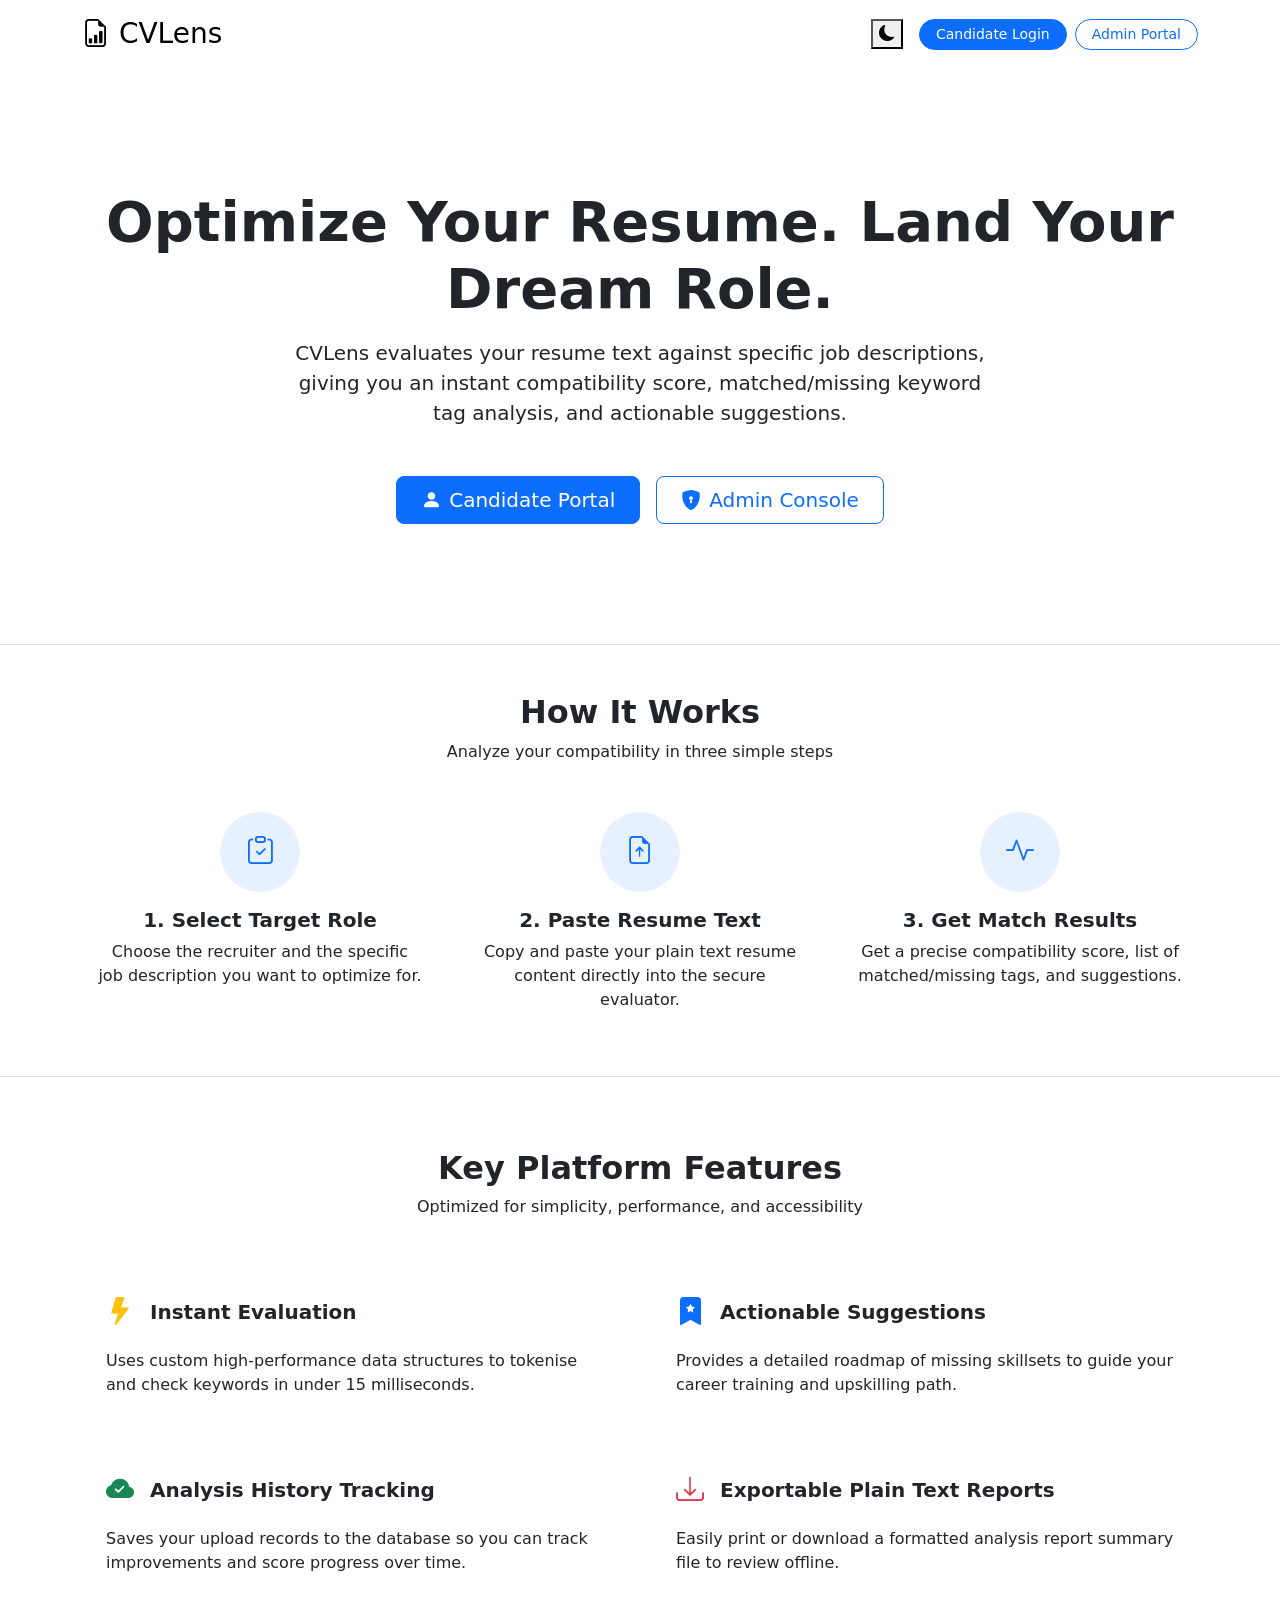
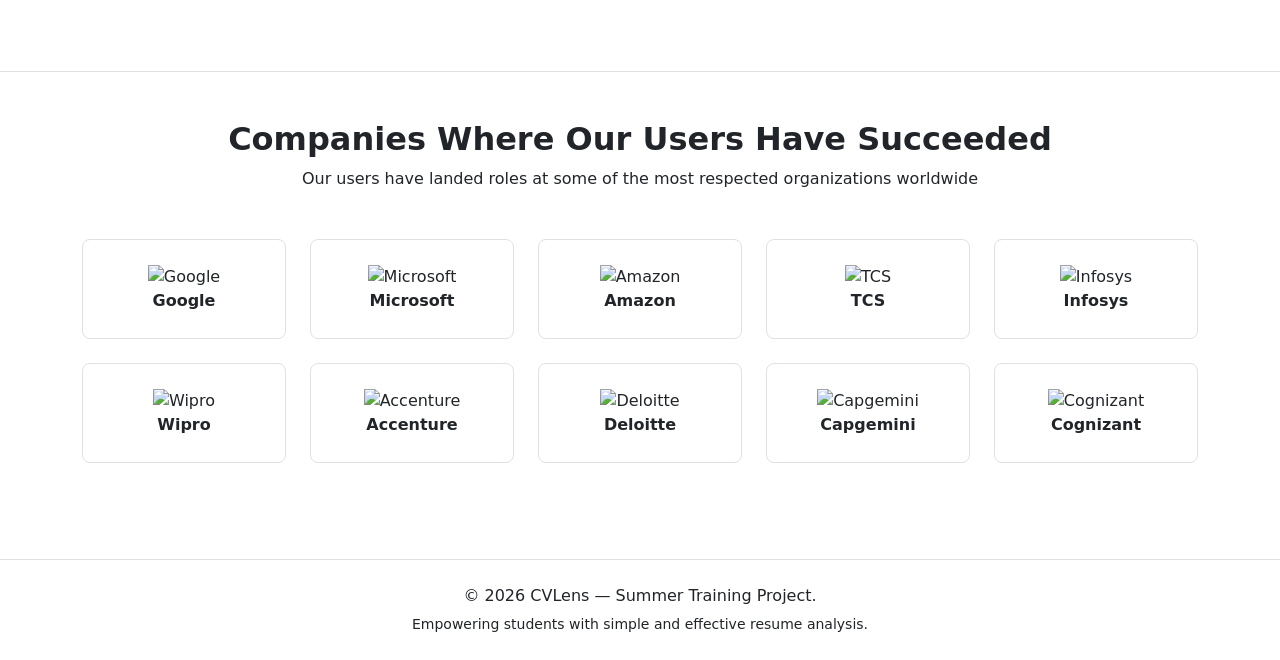
<file: src/main/resources/templates/index.html>
<!DOCTYPE html>
<html xmlns:th="http://www.thymeleaf.org">
<head>
    <meta charset="UTF-8">
    <meta name="viewport" content="width=device-width, initial-scale=1.0">
    <title>CVLens</title>
    <!-- Bootstrap CSS -->
    <link href="https://cdn.jsdelivr.net/npm/bootstrap@5.3.3/dist/css/bootstrap.min.css" rel="stylesheet">
    <!-- Bootstrap Icons -->
    <link rel="stylesheet" href="https://cdn.jsdelivr.net/npm/bootstrap-icons@1.11.3/font/bootstrap-icons.min.css">
    <!-- Custom CSS -->
    <link rel="stylesheet" th:href="@{/css/style.css}">
</head>
<body>

<!-- Navbar -->
<nav class="navbar navbar-expand-lg custom-navbar sticky-top">
    <div class="container">
        <a class="navbar-brand fs-3" th:href="@{/}"><i class="bi bi-file-earmark-bar-graph"></i> CVLens</a>
        <div class="ms-auto d-flex align-items-center">
            <button id="theme-toggle" class="theme-toggle-btn me-3" title="Toggle Theme">
                <i id="theme-icon" class="bi bi-moon-fill"></i>
            </button>
            <a th:href="@{/login}" class="btn btn-primary btn-sm px-3 rounded-pill me-2">Candidate Login</a>
            <a th:href="@{/admin/login}" class="btn btn-outline-primary btn-sm px-3 rounded-pill">Admin Portal</a>
        </div>
    </div>
</nav>

<!-- Hero Section -->
<header class="py-5 text-center my-4 animate-fade-in">
    <div class="container py-5">
        <h1 class="display-4 fw-bold mb-3">Optimize Your Resume. Land Your Dream Role.</h1>
        <p class="lead text-custom-muted mb-5 mx-auto" style="max-width: 700px;">
            CVLens evaluates your resume text against specific job descriptions, giving you an instant compatibility score, matched/missing keyword tag analysis, and actionable suggestions.
        </p>
        <div class="d-flex justify-content-center gap-3">
            <a th:href="@{/login}" class="btn btn-primary btn-lg px-4 rounded-3">
                <i class="bi bi-person-fill me-2"></i>Candidate Portal
            </a>
            <a th:href="@{/admin/login}" class="btn btn-outline-primary btn-lg px-4 rounded-3">
                <i class="bi bi-shield-lock-fill me-2"></i>Admin Console
            </a>
        </div>
    </div>
</header>

<!-- How It Works Section -->
<section class="py-5 bg-opacity-10 border-top border-bottom" style="background-color: var(--card-bg);">
    <div class="container">
        <div class="text-center mb-5">
            <h2 class="fw-bold">How It Works</h2>
            <p class="text-custom-muted">Analyze your compatibility in three simple steps</p>
        </div>
        <div class="row g-4">
            <div class="col-md-4 text-center">
                <div class="rounded-circle p-4 bg-primary bg-opacity-10 text-primary mx-auto mb-3 fs-3" style="width: 80px; height: 80px; display: flex; align-items: center; justify-content: center;">
                    <i class="bi bi-clipboard-check"></i>
                </div>
                <h5 class="fw-bold">1. Select Target Role</h5>
                <p class="text-custom-muted px-3">Choose the recruiter and the specific job description you want to optimize for.</p>
            </div>
            <div class="col-md-4 text-center">
                <div class="rounded-circle p-4 bg-primary bg-opacity-10 text-primary mx-auto mb-3 fs-3" style="width: 80px; height: 80px; display: flex; align-items: center; justify-content: center;">
                    <i class="bi bi-file-earmark-arrow-up"></i>
                </div>
                <h5 class="fw-bold">2. Paste Resume Text</h5>
                <p class="text-custom-muted px-3">Copy and paste your plain text resume content directly into the secure evaluator.</p>
            </div>
            <div class="col-md-4 text-center">
                <div class="rounded-circle p-4 bg-primary bg-opacity-10 text-primary mx-auto mb-3 fs-3" style="width: 80px; height: 80px; display: flex; align-items: center; justify-content: center;">
                    <i class="bi bi-activity"></i>
                </div>
                <h5 class="fw-bold">3. Get Match Results</h5>
                <p class="text-custom-muted px-3">Get a precise compatibility score, list of matched/missing tags, and suggestions.</p>
            </div>
        </div>
    </div>
</section>

<!-- Features Section -->
<section class="py-5">
    <div class="container my-4">
        <div class="text-center mb-5">
            <h2 class="fw-bold">Key Platform Features</h2>
            <p class="text-custom-muted">Optimized for simplicity, performance, and accessibility</p>
        </div>
        <div class="row g-4">
            <div class="col-md-6">
                <div class="custom-card p-4 h-100">
                    <div class="d-flex align-items-center mb-3">
                        <i class="bi bi-lightning-fill text-warning fs-3 me-3"></i>
                        <h5 class="fw-bold mb-0">Instant Evaluation</h5>
                    </div>
                    <p class="text-custom-muted mb-0">Uses custom high-performance data structures to tokenise and check keywords in under 15 milliseconds.</p>
                </div>
            </div>
            <div class="col-md-6">
                <div class="custom-card p-4 h-100">
                    <div class="d-flex align-items-center mb-3">
                        <i class="bi bi-bookmark-star-fill text-primary fs-3 me-3"></i>
                        <h5 class="fw-bold mb-0">Actionable Suggestions</h5>
                    </div>
                    <p class="text-custom-muted mb-0">Provides a detailed roadmap of missing skillsets to guide your career training and upskilling path.</p>
                </div>
            </div>
            <div class="col-md-6">
                <div class="custom-card p-4 h-100">
                    <div class="d-flex align-items-center mb-3">
                        <i class="bi bi-cloud-check-fill text-success fs-3 me-3"></i>
                        <h5 class="fw-bold mb-0">Analysis History Tracking</h5>
                    </div>
                    <p class="text-custom-muted mb-0">Saves your upload records to the database so you can track improvements and score progress over time.</p>
                </div>
            </div>
            <div class="col-md-6">
                <div class="custom-card p-4 h-100">
                    <div class="d-flex align-items-center mb-3">
                        <i class="bi bi-download text-danger fs-3 me-3"></i>
                        <h5 class="fw-bold mb-0">Exportable Plain Text Reports</h5>
                    </div>
                    <p class="text-custom-muted mb-0">Easily print or download a formatted analysis report summary file to review offline.</p>
                </div>
            </div>
        </div>
    </div>
</section>

<!-- Companies Section -->
<section class="py-5 border-top" style="background-color: var(--card-bg);">
    <div class="container">
        <div class="text-center mb-5">
            <h2 class="fw-bold">Companies Where Our Users Have Succeeded</h2>
            <p class="text-custom-muted">Our users have landed roles at some of the most respected organizations worldwide</p>
        </div>
        <div class="row row-cols-3 row-cols-md-5 g-4 text-center align-items-center justify-content-center">
            <div class="col">
                <div class="p-3 border rounded-3 bg-body d-flex flex-column align-items-center justify-content-center" style="min-height: 100px;">
                    <img th:src="@{/images/logos/google.svg}" alt="Google" class="company-logo">
                    <strong>Google</strong>
                </div>
            </div>
            <div class="col">
                <div class="p-3 border rounded-3 bg-body d-flex flex-column align-items-center justify-content-center" style="min-height: 100px;">
                    <img th:src="@{/images/logos/microsoft.svg}" alt="Microsoft" class="company-logo">
                    <strong>Microsoft</strong>
                </div>
            </div>
            <div class="col">
                <div class="p-3 border rounded-3 bg-body d-flex flex-column align-items-center justify-content-center" style="min-height: 100px;">
                    <img th:src="@{/images/logos/amazon.svg}" alt="Amazon" class="company-logo">
                    <strong>Amazon</strong>
                </div>
            </div>
            <div class="col">
                <div class="p-3 border rounded-3 bg-body d-flex flex-column align-items-center justify-content-center" style="min-height: 100px;">
                    <img th:src="@{/images/logos/tcs.svg}" alt="TCS" class="company-logo">
                    <strong>TCS</strong>
                </div>
            </div>
            <div class="col">
                <div class="p-3 border rounded-3 bg-body d-flex flex-column align-items-center justify-content-center" style="min-height: 100px;">
                    <img th:src="@{/images/logos/infosys.svg}" alt="Infosys" class="company-logo">
                    <strong>Infosys</strong>
                </div>
            </div>
            <div class="col">
                <div class="p-3 border rounded-3 bg-body d-flex flex-column align-items-center justify-content-center" style="min-height: 100px;">
                    <img th:src="@{/images/logos/wipro.svg}" alt="Wipro" class="company-logo">
                    <strong>Wipro</strong>
                </div>
            </div>
            <div class="col">
                <div class="p-3 border rounded-3 bg-body d-flex flex-column align-items-center justify-content-center" style="min-height: 100px;">
                    <img th:src="@{/images/logos/accenture.svg}" alt="Accenture" class="company-logo">
                    <strong>Accenture</strong>
                </div>
            </div>
            <div class="col">
                <div class="p-3 border rounded-3 bg-body d-flex flex-column align-items-center justify-content-center" style="min-height: 100px;">
                    <img th:src="@{/images/logos/deloitte.svg}" alt="Deloitte" class="company-logo">
                    <strong>Deloitte</strong>
                </div>
            </div>
            <div class="col">
                <div class="p-3 border rounded-3 bg-body d-flex flex-column align-items-center justify-content-center" style="min-height: 100px;">
                    <img th:src="@{/images/logos/capgemini.svg}" alt="Capgemini" class="company-logo">
                    <strong>Capgemini</strong>
                </div>
            </div>
            <div class="col">
                <div class="p-3 border rounded-3 bg-body d-flex flex-column align-items-center justify-content-center" style="min-height: 100px;">
                    <img th:src="@{/images/logos/cognizant.svg}" alt="Cognizant" class="company-logo">
                    <strong>Cognizant</strong>
                </div>
            </div>
        </div>
    </div>
</section>

<!-- Footer -->
<footer class="py-4 mt-5 border-top text-center text-custom-muted">
    <div class="container">
        <p class="mb-1">&copy; 2026 CVLens &mdash; Summer Training Project.</p>
        <small>Empowering students with simple and effective resume analysis.</small>
    </div>
</footer>

<!-- Theme toggle JS -->
<script th:src="@{/js/theme.js}"></script>
<!-- Bootstrap Bundle JS -->
<script src="https://cdn.jsdelivr.net/npm/bootstrap@5.3.3/dist/js/bootstrap.bundle.min.js"></script>
</body>
</html>
</file>
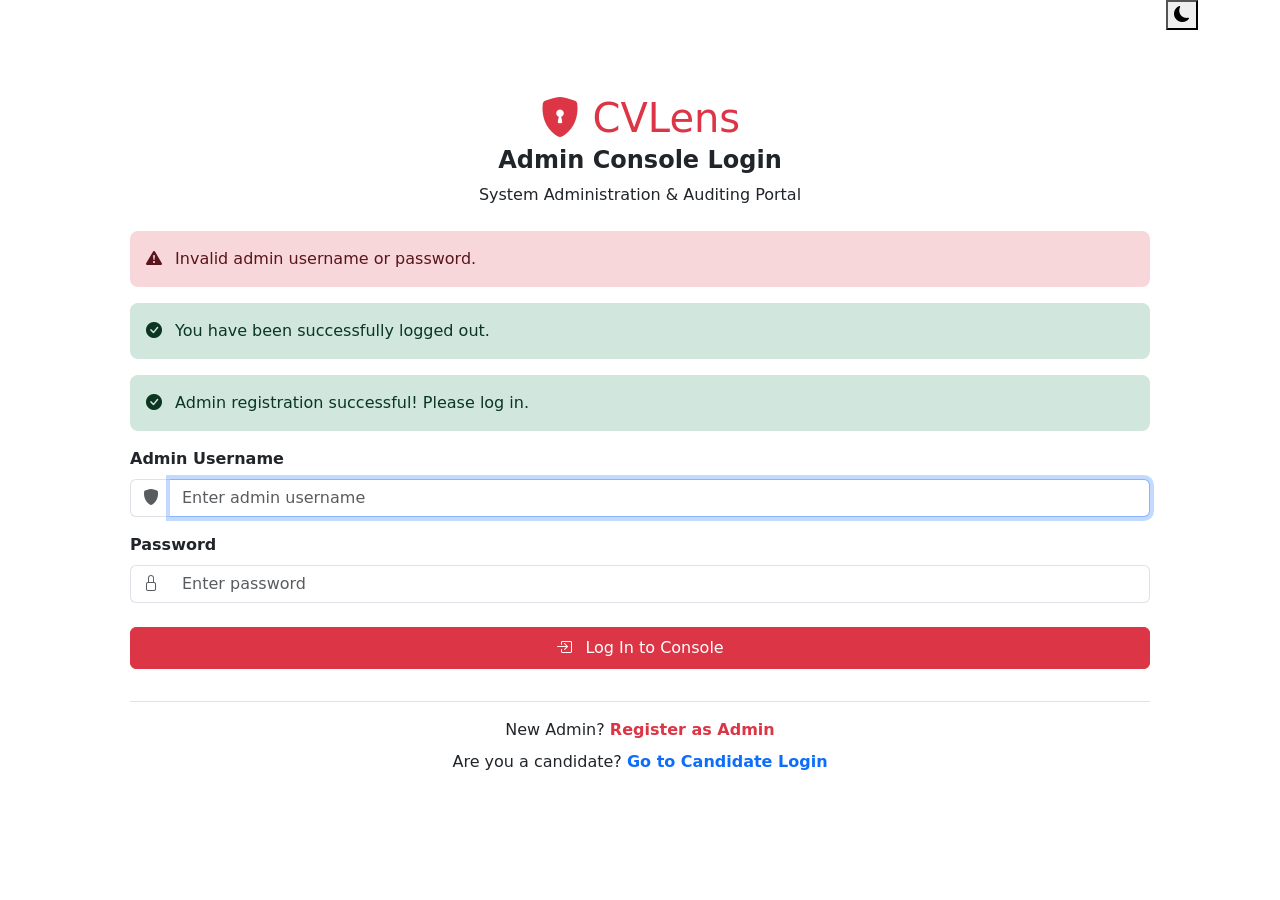
<file: src/main/resources/templates/admin-login.html>
<!DOCTYPE html>
<html xmlns:th="http://www.thymeleaf.org">
<head>
    <meta charset="UTF-8">
    <meta name="viewport" content="width=device-width, initial-scale=1.0">
    <title>Admin Login - CVLens</title>
    <!-- Bootstrap CSS -->
    <link href="https://cdn.jsdelivr.net/npm/bootstrap@5.3.3/dist/css/bootstrap.min.css" rel="stylesheet">
    <!-- Bootstrap Icons -->
    <link rel="stylesheet" href="https://cdn.jsdelivr.net/npm/bootstrap-icons@1.11.3/font/bootstrap-icons.min.css">
    <!-- Custom CSS -->
    <link rel="stylesheet" th:href="@{/css/style.css}">
</head>
<body>

<div class="container auth-container animate-fade-in">
    <div class="text-end mb-3">
        <button id="theme-toggle" class="theme-toggle-btn ms-auto" title="Toggle Theme">
            <i id="theme-icon" class="bi bi-moon-fill"></i>
        </button>
    </div>

    <div class="glass-card p-5">
        <div class="text-center mb-4">
            <h2 class="navbar-brand fs-1 mb-1 text-danger"><i class="bi bi-shield-lock-fill text-danger"></i> CVLens</h2>
            <h4 class="fw-bold">Admin Console Login</h4>
            <p class="text-custom-muted">System Administration & Auditing Portal</p>
        </div>

        <!-- Notification alerts -->
        <div th:if="${param.error}" class="alert alert-danger border-0 rounded-3" role="alert">
            <i class="bi bi-exclamation-triangle-fill me-2"></i> Invalid admin username or password.
        </div>
        <div th:if="${param.logout}" class="alert alert-success border-0 rounded-3" role="alert">
            <i class="bi bi-check-circle-fill me-2"></i> You have been successfully logged out.
        </div>
        <div th:if="${param.registered}" class="alert alert-success border-0 rounded-3" role="alert">
            <i class="bi bi-check-circle-fill me-2"></i> Admin registration successful! Please log in.
        </div>

        <form th:action="@{/login}" method="POST">
            <div class="mb-3">
                <label for="username" class="form-label fw-semibold">Admin Username</label>
                <div class="input-group">
                    <span class="input-group-text bg-transparent border-end-0"><i class="bi bi-shield-fill text-muted"></i></span>
                    <input type="text" id="username" name="username" class="form-control border-start-0" placeholder="Enter admin username" required autofocus>
                </div>
            </div>

            <div class="mb-4">
                <label for="password" class="form-label fw-semibold">Password</label>
                <div class="input-group">
                    <span class="input-group-text bg-transparent border-end-0"><i class="bi bi-lock text-muted"></i></span>
                    <input type="password" id="password" name="password" class="form-control border-start-0" placeholder="Enter password" required>
                </div>
            </div>

            <button type="submit" class="btn btn-danger w-100 mb-3 py-2 text-white">
                <i class="bi bi-box-arrow-in-right me-2"></i> Log In to Console
            </button>
        </form>

        <div class="text-center mt-3 border-top pt-3">
            <p class="mb-2 text-custom-muted">New Admin? <a th:href="@{/admin/register}" class="text-decoration-none fw-bold text-danger">Register as Admin</a></p>
            <p class="mb-0 text-custom-muted">Are you a candidate? <a th:href="@{/login}" class="text-decoration-none fw-bold text-primary">Go to Candidate Login</a></p>
        </div>
    </div>
</div>

<!-- Theme toggle JS -->
<script th:src="@{/js/theme.js}"></script>
<!-- Bootstrap Bundle JS -->
<script src="https://cdn.jsdelivr.net/npm/bootstrap@5.3.3/dist/js/bootstrap.bundle.min.js"></script>
</body>
</html>
</file>
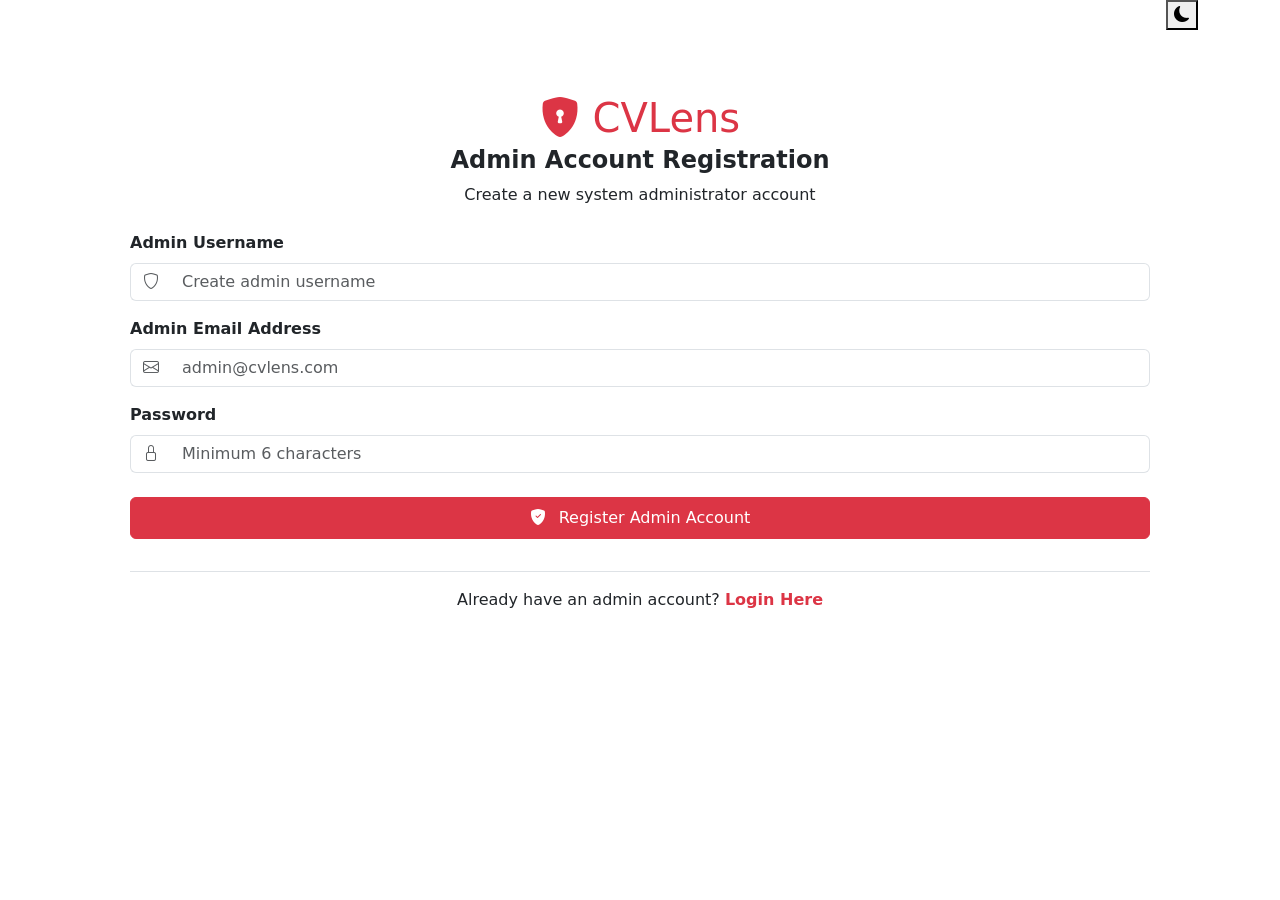
<file: src/main/resources/templates/admin-register.html>
<!DOCTYPE html>
<html xmlns:th="http://www.thymeleaf.org">
<head>
    <meta charset="UTF-8">
    <meta name="viewport" content="width=device-width, initial-scale=1.0">
    <title>Admin Registration - CVLens</title>
    <!-- Bootstrap CSS -->
    <link href="https://cdn.jsdelivr.net/npm/bootstrap@5.3.3/dist/css/bootstrap.min.css" rel="stylesheet">
    <!-- Bootstrap Icons -->
    <link rel="stylesheet" href="https://cdn.jsdelivr.net/npm/bootstrap-icons@1.11.3/font/bootstrap-icons.min.css">
    <!-- Custom CSS -->
    <link rel="stylesheet" th:href="@{/css/style.css}">
</head>
<body>

<div class="container auth-container animate-fade-in">
    <div class="text-end mb-3">
        <button id="theme-toggle" class="theme-toggle-btn ms-auto" title="Toggle Theme">
            <i id="theme-icon" class="bi bi-moon-fill"></i>
        </button>
    </div>

    <div class="glass-card p-5">
        <div class="text-center mb-4">
            <h2 class="navbar-brand fs-1 mb-1 text-danger"><i class="bi bi-shield-lock-fill"></i> CVLens</h2>
            <h4 class="fw-bold">Admin Account Registration</h4>
            <p class="text-custom-muted">Create a new system administrator account</p>
        </div>

        <form th:action="@{/admin/register}" th:object="${user}" method="POST">
            <div class="mb-3">
                <label for="username" class="form-label fw-semibold">Admin Username</label>
                <div class="input-group">
                    <span class="input-group-text bg-transparent border-end-0"><i class="bi bi-shield text-muted"></i></span>
                    <input type="text" id="username" th:field="*{username}" class="form-control border-start-0" placeholder="Create admin username" required>
                </div>
                <div class="text-danger small mt-1" th:if="${#fields.hasErrors('username')}" th:errors="*{username}"></div>
            </div>

            <div class="mb-3">
                <label for="email" class="form-label fw-semibold">Admin Email Address</label>
                <div class="input-group">
                    <span class="input-group-text bg-transparent border-end-0"><i class="bi bi-envelope text-muted"></i></span>
                    <input type="email" id="email" th:field="*{email}" class="form-control border-start-0" placeholder="admin@cvlens.com" required>
                </div>
                <div class="text-danger small mt-1" th:if="${#fields.hasErrors('email')}" th:errors="*{email}"></div>
            </div>

            <div class="mb-4">
                <label for="password" class="form-label fw-semibold">Password</label>
                <div class="input-group">
                    <span class="input-group-text bg-transparent border-end-0"><i class="bi bi-lock text-muted"></i></span>
                    <input type="password" id="password" th:field="*{password}" class="form-control border-start-0" placeholder="Minimum 6 characters" required>
                </div>
                <div class="text-danger small mt-1" th:if="${#fields.hasErrors('password')}" th:errors="*{password}"></div>
            </div>

            <button type="submit" class="btn btn-danger w-100 mb-3 py-2 text-white">
                <i class="bi bi-shield-fill-check me-2"></i> Register Admin Account
            </button>
        </form>

        <div class="text-center mt-3 border-top pt-3">
            <p class="mb-0 text-custom-muted">Already have an admin account? <a th:href="@{/admin/login}" class="text-decoration-none fw-bold text-danger">Login Here</a></p>
        </div>
    </div>
</div>

<!-- Theme toggle JS -->
<script th:src="@{/js/theme.js}"></script>
<!-- Bootstrap Bundle JS -->
<script src="https://cdn.jsdelivr.net/npm/bootstrap@5.3.3/dist/js/bootstrap.bundle.min.js"></script>
</body>
</html>
</file>
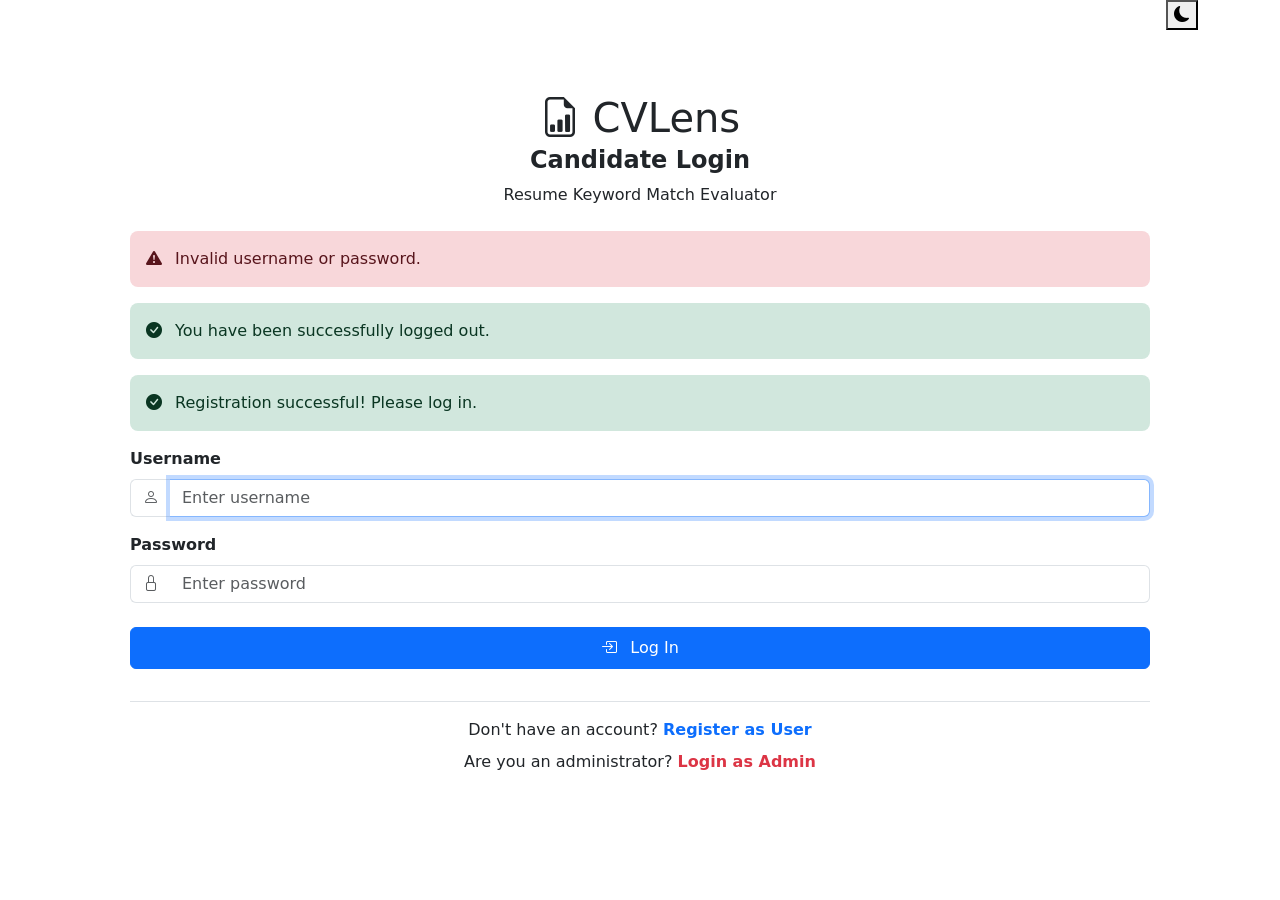
<file: src/main/resources/templates/login.html>
<!DOCTYPE html>
<html xmlns:th="http://www.thymeleaf.org">
<head>
    <meta charset="UTF-8">
    <meta name="viewport" content="width=device-width, initial-scale=1.0">
    <title>Candidate Login - CVLens</title>
    <!-- Bootstrap CSS -->
    <link href="https://cdn.jsdelivr.net/npm/bootstrap@5.3.3/dist/css/bootstrap.min.css" rel="stylesheet">
    <!-- Bootstrap Icons -->
    <link rel="stylesheet" href="https://cdn.jsdelivr.net/npm/bootstrap-icons@1.11.3/font/bootstrap-icons.min.css">
    <!-- Custom CSS -->
    <link rel="stylesheet" th:href="@{/css/style.css}">
</head>
<body>

<div class="container auth-container animate-fade-in">
    <div class="text-end mb-3">
        <button id="theme-toggle" class="theme-toggle-btn ms-auto" title="Toggle Theme">
            <i id="theme-icon" class="bi bi-moon-fill"></i>
        </button>
    </div>

    <div class="glass-card p-5">
        <div class="text-center mb-4">
            <h2 class="navbar-brand fs-1 mb-1"><i class="bi bi-file-earmark-bar-graph"></i> CVLens</h2>
            <h4 class="fw-bold">Candidate Login</h4>
            <p class="text-custom-muted">Resume Keyword Match Evaluator</p>
        </div>

        <!-- Notification alerts -->
        <div th:if="${param.error}" class="alert alert-danger border-0 rounded-3" role="alert">
            <i class="bi bi-exclamation-triangle-fill me-2"></i> Invalid username or password.
        </div>
        <div th:if="${param.logout}" class="alert alert-success border-0 rounded-3" role="alert">
            <i class="bi bi-check-circle-fill me-2"></i> You have been successfully logged out.
        </div>
        <div th:if="${param.registered}" class="alert alert-success border-0 rounded-3" role="alert">
            <i class="bi bi-check-circle-fill me-2"></i> Registration successful! Please log in.
        </div>

        <form th:action="@{/login}" method="POST">
            <div class="mb-3">
                <label for="username" class="form-label fw-semibold">Username</label>
                <div class="input-group">
                    <span class="input-group-text bg-transparent border-end-0"><i class="bi bi-person text-muted"></i></span>
                    <input type="text" id="username" name="username" class="form-control border-start-0" placeholder="Enter username" required autofocus>
                </div>
            </div>

            <div class="mb-4">
                <label for="password" class="form-label fw-semibold">Password</label>
                <div class="input-group">
                    <span class="input-group-text bg-transparent border-end-0"><i class="bi bi-lock text-muted"></i></span>
                    <input type="password" id="password" name="password" class="form-control border-start-0" placeholder="Enter password" required>
                </div>
            </div>

            <button type="submit" class="btn btn-primary w-100 mb-3 py-2">
                <i class="bi bi-box-arrow-in-right me-2"></i> Log In
            </button>
        </form>

        <div class="text-center mt-3 border-top pt-3">
            <p class="mb-2 text-custom-muted">Don't have an account? <a th:href="@{/register}" class="text-decoration-none fw-bold text-primary">Register as User</a></p>
            <p class="mb-0 text-custom-muted">Are you an administrator? <a th:href="@{/admin/login}" class="text-decoration-none fw-bold text-danger">Login as Admin</a></p>
        </div>
    </div>
</div>

<!-- Theme toggle JS -->
<script th:src="@{/js/theme.js}"></script>
<!-- Bootstrap Bundle JS -->
<script src="https://cdn.jsdelivr.net/npm/bootstrap@5.3.3/dist/js/bootstrap.bundle.min.js"></script>
</body>
</html>
</file>
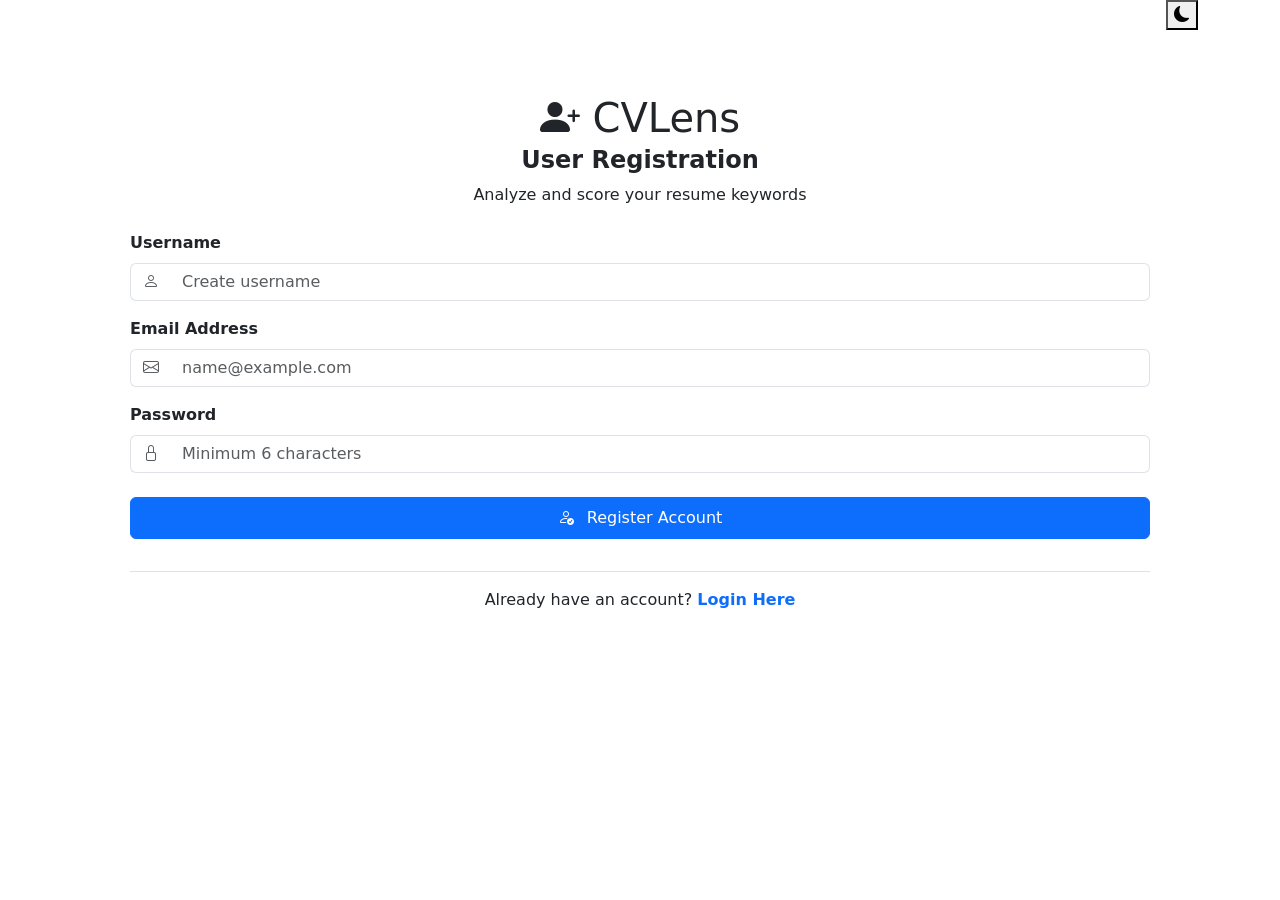
<file: src/main/resources/templates/register.html>
<!DOCTYPE html>
<html xmlns:th="http://www.thymeleaf.org">
<head>
    <meta charset="UTF-8">
    <meta name="viewport" content="width=device-width, initial-scale=1.0">
    <title>Candidate Registration - CVLens</title>
    <!-- Bootstrap CSS -->
    <link href="https://cdn.jsdelivr.net/npm/bootstrap@5.3.3/dist/css/bootstrap.min.css" rel="stylesheet">
    <!-- Bootstrap Icons -->
    <link rel="stylesheet" href="https://cdn.jsdelivr.net/npm/bootstrap-icons@1.11.3/font/bootstrap-icons.min.css">
    <!-- Custom CSS -->
    <link rel="stylesheet" th:href="@{/css/style.css}">
</head>
<body>

<div class="container auth-container animate-fade-in">
    <div class="text-end mb-3">
        <button id="theme-toggle" class="theme-toggle-btn ms-auto" title="Toggle Theme">
            <i id="theme-icon" class="bi bi-moon-fill"></i>
        </button>
    </div>

    <div class="glass-card p-5">
        <div class="text-center mb-4">
            <h2 class="navbar-brand fs-1 mb-1"><i class="bi bi-person-plus-fill"></i> CVLens</h2>
            <h4 class="fw-bold">User Registration</h4>
            <p class="text-custom-muted">Analyze and score your resume keywords</p>
        </div>

        <form th:action="@{/register}" th:object="${user}" method="POST">
            <div class="mb-3">
                <label for="username" class="form-label fw-semibold">Username</label>
                <div class="input-group">
                    <span class="input-group-text bg-transparent border-end-0"><i class="bi bi-person text-muted"></i></span>
                    <input type="text" id="username" th:field="*{username}" class="form-control border-start-0" placeholder="Create username" required>
                </div>
                <div class="text-danger small mt-1" th:if="${#fields.hasErrors('username')}" th:errors="*{username}"></div>
            </div>

            <div class="mb-3">
                <label for="email" class="form-label fw-semibold">Email Address</label>
                <div class="input-group">
                    <span class="input-group-text bg-transparent border-end-0"><i class="bi bi-envelope text-muted"></i></span>
                    <input type="email" id="email" th:field="*{email}" class="form-control border-start-0" placeholder="name@example.com" required>
                </div>
                <div class="text-danger small mt-1" th:if="${#fields.hasErrors('email')}" th:errors="*{email}"></div>
            </div>

            <div class="mb-4">
                <label for="password" class="form-label fw-semibold">Password</label>
                <div class="input-group">
                    <span class="input-group-text bg-transparent border-end-0"><i class="bi bi-lock text-muted"></i></span>
                    <input type="password" id="password" th:field="*{password}" class="form-control border-start-0" placeholder="Minimum 6 characters" required>
                </div>
                <div class="text-danger small mt-1" th:if="${#fields.hasErrors('password')}" th:errors="*{password}"></div>
            </div>

            <button type="submit" class="btn btn-primary w-100 mb-3 py-2">
                <i class="bi bi-person-check me-2"></i> Register Account
            </button>
        </form>

        <div class="text-center mt-3 border-top pt-3">
            <p class="mb-0 text-custom-muted">Already have an account? <a th:href="@{/login}" class="text-decoration-none fw-bold text-primary">Login Here</a></p>
        </div>
    </div>
</div>

<!-- Theme toggle JS -->
<script th:src="@{/js/theme.js}"></script>
<!-- Bootstrap Bundle JS -->
<script src="https://cdn.jsdelivr.net/npm/bootstrap@5.3.3/dist/js/bootstrap.bundle.min.js"></script>
</body>
</html>
</file>
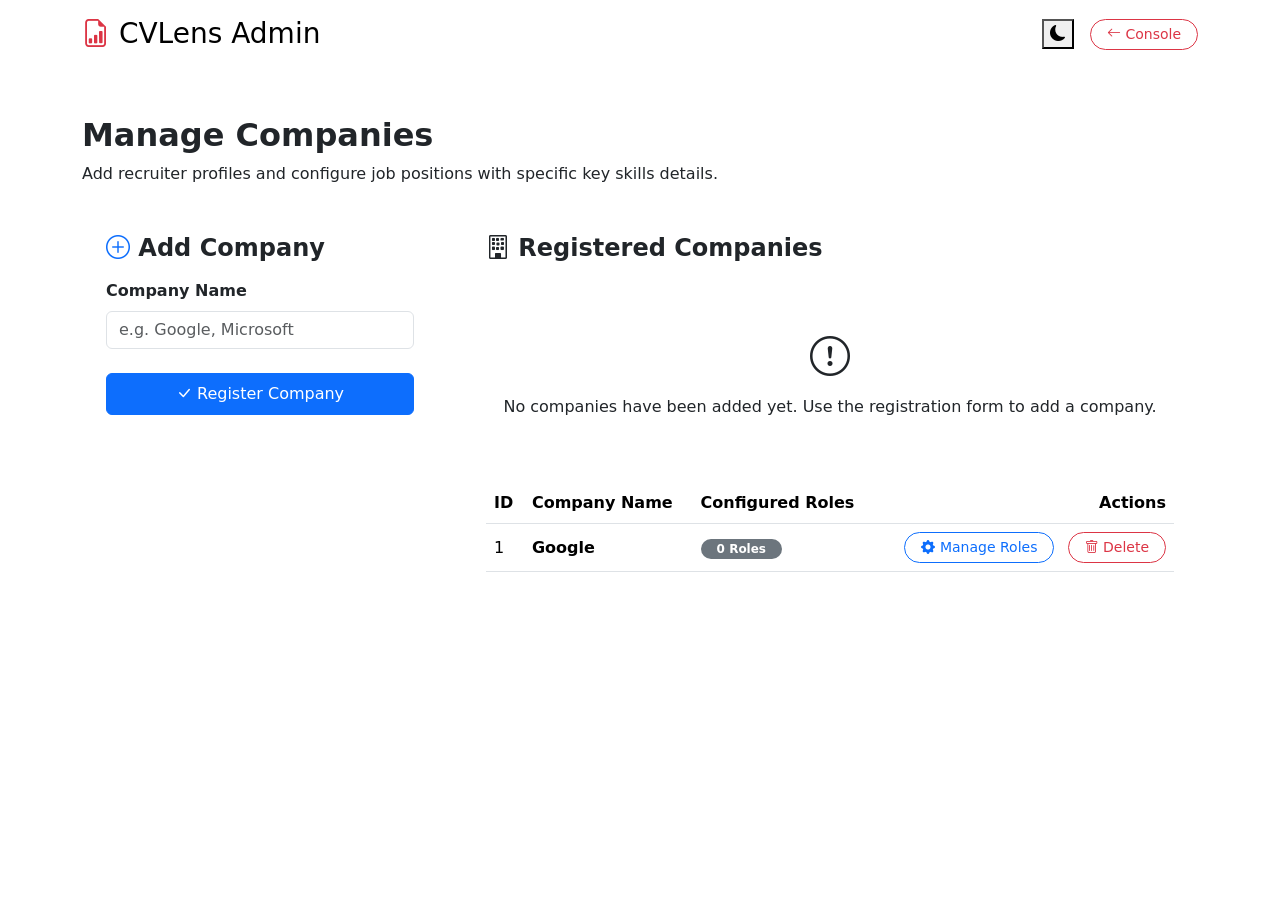
<file: src/main/resources/templates/admin/companies.html>
<!DOCTYPE html>
<html xmlns:th="http://www.thymeleaf.org">
<head>
    <meta charset="UTF-8">
    <meta name="viewport" content="width=device-width, initial-scale=1.0">
    <title>Manage Companies - CVLens</title>
    <!-- Bootstrap CSS -->
    <link href="https://cdn.jsdelivr.net/npm/bootstrap@5.3.3/dist/css/bootstrap.min.css" rel="stylesheet">
    <!-- Bootstrap Icons -->
    <link rel="stylesheet" href="https://cdn.jsdelivr.net/npm/bootstrap-icons@1.11.3/font/bootstrap-icons.min.css">
    <!-- Custom CSS -->
    <link rel="stylesheet" th:href="@{/css/style.css}">
</head>
<body>

<!-- Navbar -->
<nav class="navbar navbar-expand-lg custom-navbar sticky-top">
    <div class="container">
        <a class="navbar-brand fs-3" th:href="@{/admin/dashboard}"><i class="bi bi-file-earmark-bar-graph text-danger"></i> CVLens Admin</a>
        <div class="ms-auto d-flex align-items-center">
            <button id="theme-toggle" class="theme-toggle-btn me-3" title="Toggle Theme">
                <i id="theme-icon" class="bi bi-moon-fill"></i>
            </button>
            <a th:href="@{/admin/dashboard}" class="btn btn-outline-danger btn-sm px-3 rounded-pill">
                <i class="bi bi-arrow-left"></i> Console
            </a>
        </div>
    </div>
</nav>

<div class="container my-5 animate-fade-in">
    <div class="mb-4">
        <h2 class="fw-bold">Manage Companies</h2>
        <p class="text-custom-muted">Add recruiter profiles and configure job positions with specific key skills details.</p>
    </div>

    <div class="row g-4">
        <!-- Add Company Form -->
        <div class="col-lg-4">
            <div class="glass-card p-4">
                <h4 class="fw-bold mb-3"><i class="bi bi-plus-circle text-primary"></i> Add Company</h4>
                <form th:action="@{/admin/companies/add}" th:object="${newCompany}" method="POST">
                    <div class="mb-4">
                        <label for="companyName" class="form-label fw-semibold">Company Name</label>
                        <input type="text" id="companyName" th:field="*{name}" class="form-control" placeholder="e.g. Google, Microsoft" required>
                    </div>
                    <button type="submit" class="btn btn-primary w-100 py-2">
                        <i class="bi bi-check-lg"></i> Register Company
                    </button>
                </form>
            </div>
        </div>

        <!-- Companies Table List -->
        <div class="col-lg-8">
            <div class="custom-card p-4">
                <h4 class="fw-bold mb-3"><i class="bi bi-building text-indigo"></i> Registered Companies</h4>
                
                <div th:if="${companies.empty}" class="text-center py-5">
                    <i class="bi bi-exclamation-circle fs-1 text-custom-muted"></i>
                    <p class="mt-2 text-custom-muted">No companies have been added yet. Use the registration form to add a company.</p>
                </div>

                <div th:if="${!companies.empty}" class="table-responsive">
                    <table class="table custom-table align-middle">
                        <thead>
                            <tr>
                                <th>ID</th>
                                <th>Company Name</th>
                                <th>Configured Roles</th>
                                <th class="text-end">Actions</th>
                            </tr>
                        </thead>
                        <tbody>
                            <tr th:each="company : ${companies}">
                                <td th:text="${company.id}">1</td>
                                <td>
                                    <strong th:text="${company.name}">Google</strong>
                                </td>
                                <td>
                                    <span class="badge bg-secondary py-1 px-3 rounded-pill" th:text="${#lists.size(company.jobDescriptions) + ' Roles'}">0 Roles</span>
                                </td>
                                <td class="text-end">
                                    <a th:href="@{'/admin/companies/' + ${company.id} + '/roles'}" class="btn btn-sm btn-outline-primary rounded-pill px-3 me-2">
                                        <i class="bi bi-gear-fill"></i> Manage Roles
                                    </a>
                                    <a th:href="@{'/admin/companies/delete/' + ${company.id}}" class="btn btn-sm btn-outline-danger rounded-pill px-3"
                                       onclick="return confirm('Are you sure you want to delete this company? It will remove all associated job roles and reports.');">
                                        <i class="bi bi-trash"></i> Delete
                                    </a>
                                </td>
                            </tr>
                        </tbody>
                    </table>
                </div>
            </div>
        </div>
    </div>
</div>

<!-- Theme toggle JS -->
<script th:src="@{/js/theme.js}"></script>
<!-- Bootstrap Bundle JS -->
<script src="https://cdn.jsdelivr.net/npm/bootstrap@5.3.3/dist/js/bootstrap.bundle.min.js"></script>
</body>
</html>
</file>
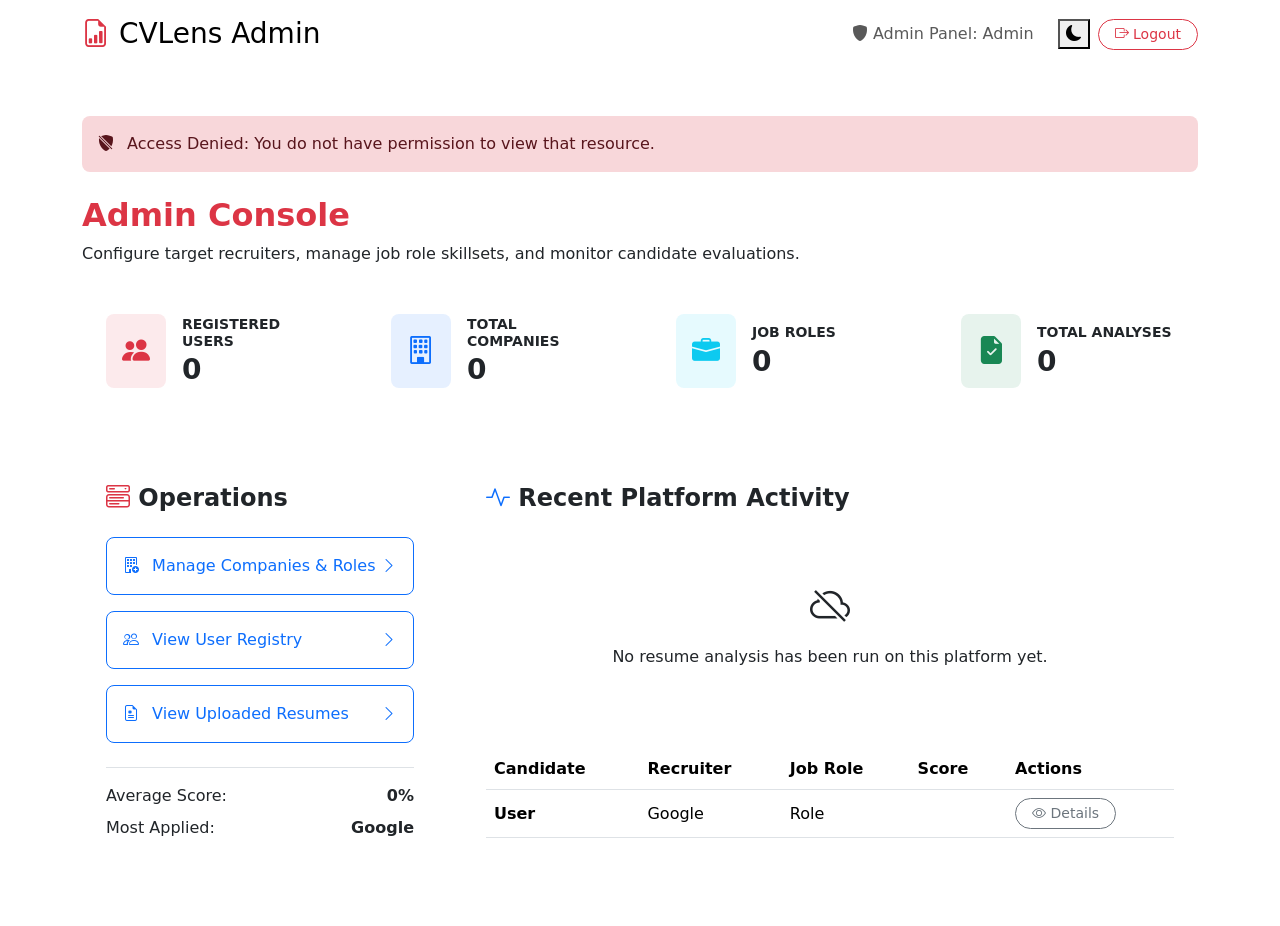
<file: src/main/resources/templates/admin/dashboard.html>
<!DOCTYPE html>
<html xmlns:th="http://www.thymeleaf.org">
<head>
    <meta charset="UTF-8">
    <meta name="viewport" content="width=device-width, initial-scale=1.0">
    <title>Admin Dashboard - CVLens</title>
    <!-- Bootstrap CSS -->
    <link href="https://cdn.jsdelivr.net/npm/bootstrap@5.3.3/dist/css/bootstrap.min.css" rel="stylesheet">
    <!-- Bootstrap Icons -->
    <link rel="stylesheet" href="https://cdn.jsdelivr.net/npm/bootstrap-icons@1.11.3/font/bootstrap-icons.min.css">
    <!-- Custom CSS -->
    <link rel="stylesheet" th:href="@{/css/style.css}">
</head>
<body>

<!-- Navbar -->
<nav class="navbar navbar-expand-lg custom-navbar sticky-top">
    <div class="container">
        <a class="navbar-brand fs-3" href="#"><i class="bi bi-file-earmark-bar-graph text-danger"></i> CVLens Admin</a>
        <button class="navbar-toggler" type="button" data-bs-toggle="collapse" data-bs-target="#navbarNav">
            <span class="navbar-toggler-icon"></span>
        </button>
        <div class="collapse navbar-collapse" id="navbarNav">
            <ul class="navbar-nav ms-auto align-items-center">
                <li class="nav-item">
                    <span class="nav-link text-custom-muted me-3"><i class="bi bi-shield-fill"></i> Admin Panel: <span th:text="${admin.username}">Admin</span></span>
                </li>
                <li class="nav-item me-2">
                    <button id="theme-toggle" class="theme-toggle-btn" title="Toggle Theme">
                        <i id="theme-icon" class="bi bi-moon-fill"></i>
                    </button>
                </li>
                <li class="nav-item">
                    <form th:action="@{/logout}" method="POST" class="d-inline">
                        <button type="submit" class="btn btn-outline-danger btn-sm px-3 rounded-pill">
                            <i class="bi bi-box-arrow-right"></i> Logout
                        </button>
                    </form>
                </li>
            </ul>
        </div>
    </div>
</nav>

<div class="container my-5 animate-fade-in">
    <!-- Unauthorized access alert -->
    <div th:if="${param.error}" class="alert alert-danger border-0 rounded-3 mb-4" role="alert">
        <i class="bi bi-shield-slash-fill me-2"></i> Access Denied: You do not have permission to view that resource.
    </div>

    <!-- Welcome Header -->
    <div class="mb-4">
        <h2 class="fw-bold text-danger">Admin Console</h2>
        <p class="text-custom-muted">Configure target recruiters, manage job role skillsets, and monitor candidate evaluations.</p>
    </div>

    <!-- Dashboard Statistics Grid -->
    <div class="row g-4 mb-5">
        <div class="col-md-3">
            <div class="custom-card p-4 d-flex align-items-center">
                <div class="rounded-3 p-3 bg-danger bg-opacity-10 text-danger me-3 fs-3">
                    <i class="bi bi-people-fill"></i>
                </div>
                <div>
                    <h6 class="text-custom-muted mb-1 text-uppercase fw-semibold small">Registered Users</h6>
                    <h3 class="fw-bold mb-0" th:text="${totalUsers}">0</h3>
                </div>
            </div>
        </div>
        <div class="col-md-3">
            <div class="custom-card p-4 d-flex align-items-center">
                <div class="rounded-3 p-3 bg-primary bg-opacity-10 text-primary me-3 fs-3">
                    <i class="bi bi-building"></i>
                </div>
                <div>
                    <h6 class="text-custom-muted mb-1 text-uppercase fw-semibold small">Total Companies</h6>
                    <h3 class="fw-bold mb-0" th:text="${totalCompanies}">0</h3>
                </div>
            </div>
        </div>
        <div class="col-md-3">
            <div class="custom-card p-4 d-flex align-items-center">
                <div class="rounded-3 p-3 bg-info bg-opacity-10 text-info me-3 fs-3">
                    <i class="bi bi-briefcase-fill"></i>
                </div>
                <div>
                    <h6 class="text-custom-muted mb-1 text-uppercase fw-semibold small">Job Roles</h6>
                    <h3 class="fw-bold mb-0" th:text="${totalJobRoles}">0</h3>
                </div>
            </div>
        </div>
        <div class="col-md-3">
            <div class="custom-card p-4 d-flex align-items-center">
                <div class="rounded-3 p-3 bg-success bg-opacity-10 text-success me-3 fs-3">
                    <i class="bi bi-file-earmark-check-fill"></i>
                </div>
                <div>
                    <h6 class="text-custom-muted mb-1 text-uppercase fw-semibold small">Total Analyses</h6>
                    <h3 class="fw-bold mb-0" th:text="${totalAnalyses}">0</h3>
                </div>
            </div>
        </div>
    </div>

    <!-- Actions and Recent Activity -->
    <div class="row g-4">
        <!-- Sidebar Navigation Shortcuts -->
        <div class="col-lg-4">
            <div class="glass-card p-4 h-100">
                <h4 class="fw-bold mb-3"><i class="bi bi-menu-button-wide text-danger"></i> Operations</h4>
                <div class="d-grid gap-3 mt-4">
                    <a th:href="@{/admin/companies}" class="btn btn-outline-primary text-start p-3 rounded-3 d-flex align-items-center justify-content-between">
                        <span><i class="bi bi-building-add me-2"></i> Manage Companies & Roles</span>
                        <i class="bi bi-chevron-right"></i>
                    </a>
                    <a th:href="@{/admin/users}" class="btn btn-outline-primary text-start p-3 rounded-3 d-flex align-items-center justify-content-between">
                        <span><i class="bi bi-people me-2"></i> View User Registry</span>
                        <i class="bi bi-chevron-right"></i>
                    </a>
                    <a th:href="@{/admin/resumes}" class="btn btn-outline-primary text-start p-3 rounded-3 d-flex align-items-center justify-content-between">
                        <span><i class="bi bi-file-earmark-medical me-2"></i> View Uploaded Resumes</span>
                        <i class="bi bi-chevron-right"></i>
                    </a>
                </div>
                
                <div class="mt-4 pt-3 border-top">
                    <div class="d-flex justify-content-between mb-2">
                        <span class="text-custom-muted">Average Score:</span>
                        <strong th:text="${avgScore + '%'}">0%</strong>
                    </div>
                    <div class="d-flex justify-content-between">
                        <span class="text-custom-muted">Most Applied:</span>
                        <strong th:text="${mostAppliedCompany}">Google</strong>
                    </div>
                </div>
            </div>
        </div>

        <!-- Recent Submissions List -->
        <div class="col-lg-8">
            <div class="custom-card p-4 h-100">
                <h4 class="fw-bold mb-3"><i class="bi bi-activity text-primary"></i> Recent Platform Activity</h4>
                
                <div th:if="${recentAnalyses.empty}" class="text-center py-5">
                    <i class="bi bi-cloud-slash fs-1 text-custom-muted"></i>
                    <p class="mt-2 text-custom-muted">No resume analysis has been run on this platform yet.</p>
                </div>

                <div th:if="${!recentAnalyses.empty}" class="table-responsive mt-3">
                    <table class="table custom-table align-middle">
                        <thead>
                            <tr>
                                <th>Candidate</th>
                                <th>Recruiter</th>
                                <th>Job Role</th>
                                <th>Score</th>
                                <th>Actions</th>
                            </tr>
                        </thead>
                        <tbody>
                            <tr th:each="report : ${recentAnalyses}">
                                <td>
                                    <strong th:text="${report.resume.user.username}">User</strong>
                                </td>
                                <td th:text="${report.company.name}">Google</td>
                                <td th:text="${report.jobDescription.jobRole}">Role</td>
                                <td>
                                    <span class="badge py-2 px-3 rounded-pill text-white" 
                                          th:classappend="${report.score >= 90 ? 'score-excellent' : (report.score >= 75 ? 'score-good' : (report.score >= 50 ? 'score-average' : 'score-needs-improvement'))}"
                                          th:text="${report.score + '%'}">
                                        0%
                                    </span>
                                </td>
                                <td>
                                    <a th:href="@{'/user/report/' + ${report.id}}" class="btn btn-outline-secondary btn-sm rounded-pill px-3">
                                        <i class="bi bi-eye"></i> Details
                                    </a>
                                </td>
                            </tr>
                        </tbody>
                    </table>
                </div>
            </div>
        </div>
    </div>
</div>

<!-- Theme toggle JS -->
<script th:src="@{/js/theme.js}"></script>
<!-- Bootstrap Bundle JS -->
<script src="https://cdn.jsdelivr.net/npm/bootstrap@5.3.3/dist/js/bootstrap.bundle.min.js"></script>
</body>
</html>
</file>
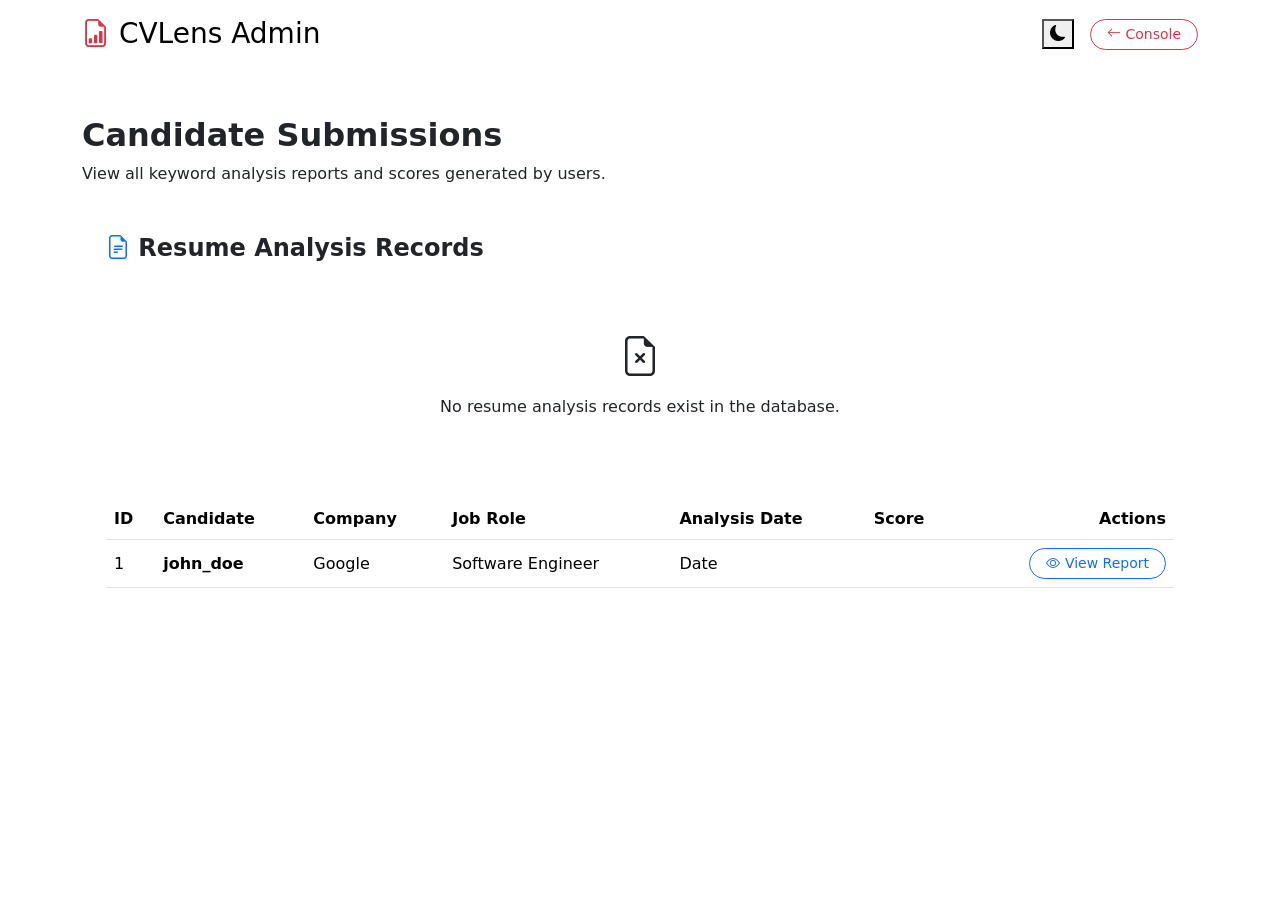
<file: src/main/resources/templates/admin/resumes.html>
<!DOCTYPE html>
<html xmlns:th="http://www.thymeleaf.org">
<head>
    <meta charset="UTF-8">
    <meta name="viewport" content="width=device-width, initial-scale=1.0">
    <title>Uploaded Resumes - CVLens</title>
    <!-- Bootstrap CSS -->
    <link href="https://cdn.jsdelivr.net/npm/bootstrap@5.3.3/dist/css/bootstrap.min.css" rel="stylesheet">
    <!-- Bootstrap Icons -->
    <link rel="stylesheet" href="https://cdn.jsdelivr.net/npm/bootstrap-icons@1.11.3/font/bootstrap-icons.min.css">
    <!-- Custom CSS -->
    <link rel="stylesheet" th:href="@{/css/style.css}">
</head>
<body>

<!-- Navbar -->
<nav class="navbar navbar-expand-lg custom-navbar sticky-top">
    <div class="container">
        <a class="navbar-brand fs-3" th:href="@{/admin/dashboard}"><i class="bi bi-file-earmark-bar-graph text-danger"></i> CVLens Admin</a>
        <div class="ms-auto d-flex align-items-center">
            <button id="theme-toggle" class="theme-toggle-btn me-3" title="Toggle Theme">
                <i id="theme-icon" class="bi bi-moon-fill"></i>
            </button>
            <a th:href="@{/admin/dashboard}" class="btn btn-outline-danger btn-sm px-3 rounded-pill">
                <i class="bi bi-arrow-left"></i> Console
            </a>
        </div>
    </div>
</nav>

<div class="container my-5 animate-fade-in">
    <div class="mb-4">
        <h2 class="fw-bold">Candidate Submissions</h2>
        <p class="text-custom-muted">View all keyword analysis reports and scores generated by users.</p>
    </div>

    <div class="custom-card p-4">
        <h4 class="fw-bold mb-3"><i class="bi bi-file-earmark-text text-primary"></i> Resume Analysis Records</h4>
        
        <div th:if="${reports.empty}" class="text-center py-5">
            <i class="bi bi-file-earmark-x fs-1 text-custom-muted"></i>
            <p class="mt-2 text-custom-muted">No resume analysis records exist in the database.</p>
        </div>

        <div th:if="${!reports.empty}" class="table-responsive mt-3">
            <table class="table custom-table align-middle">
                <thead>
                    <tr>
                        <th>ID</th>
                        <th>Candidate</th>
                        <th>Company</th>
                        <th>Job Role</th>
                        <th>Analysis Date</th>
                        <th>Score</th>
                        <th class="text-end">Actions</th>
                    </tr>
                </thead>
                <tbody>
                    <tr th:each="report : ${reports}">
                        <td th:text="${report.id}">1</td>
                        <td>
                            <strong th:text="${report.resume.user.username}">john_doe</strong>
                        </td>
                        <td th:text="${report.company.name}">Google</td>
                        <td th:text="${report.jobDescription.jobRole}">Software Engineer</td>
                        <td th:text="${#temporals.format(report.analyzedAt, 'dd MMM yyyy, hh:mm a')}">Date</td>
                        <td>
                            <span class="badge py-2 px-3 rounded-pill text-white" 
                                  th:classappend="${report.score >= 90 ? 'score-excellent' : (report.score >= 75 ? 'score-good' : (report.score >= 50 ? 'score-average' : 'score-needs-improvement'))}"
                                  th:text="${report.score + '%'}">
                                0%
                            </span>
                        </td>
                        <td class="text-end">
                            <a th:href="@{'/user/report/' + ${report.id}}" class="btn btn-sm btn-outline-primary rounded-pill px-3">
                                <i class="bi bi-eye"></i> View Report
                            </a>
                        </td>
                    </tr>
                </tbody>
            </table>
        </div>
    </div>
</div>

<!-- Theme toggle JS -->
<script th:src="@{/js/theme.js}"></script>
<!-- Bootstrap Bundle JS -->
<script src="https://cdn.jsdelivr.net/npm/bootstrap@5.3.3/dist/js/bootstrap.bundle.min.js"></script>
</body>
</html>
</file>
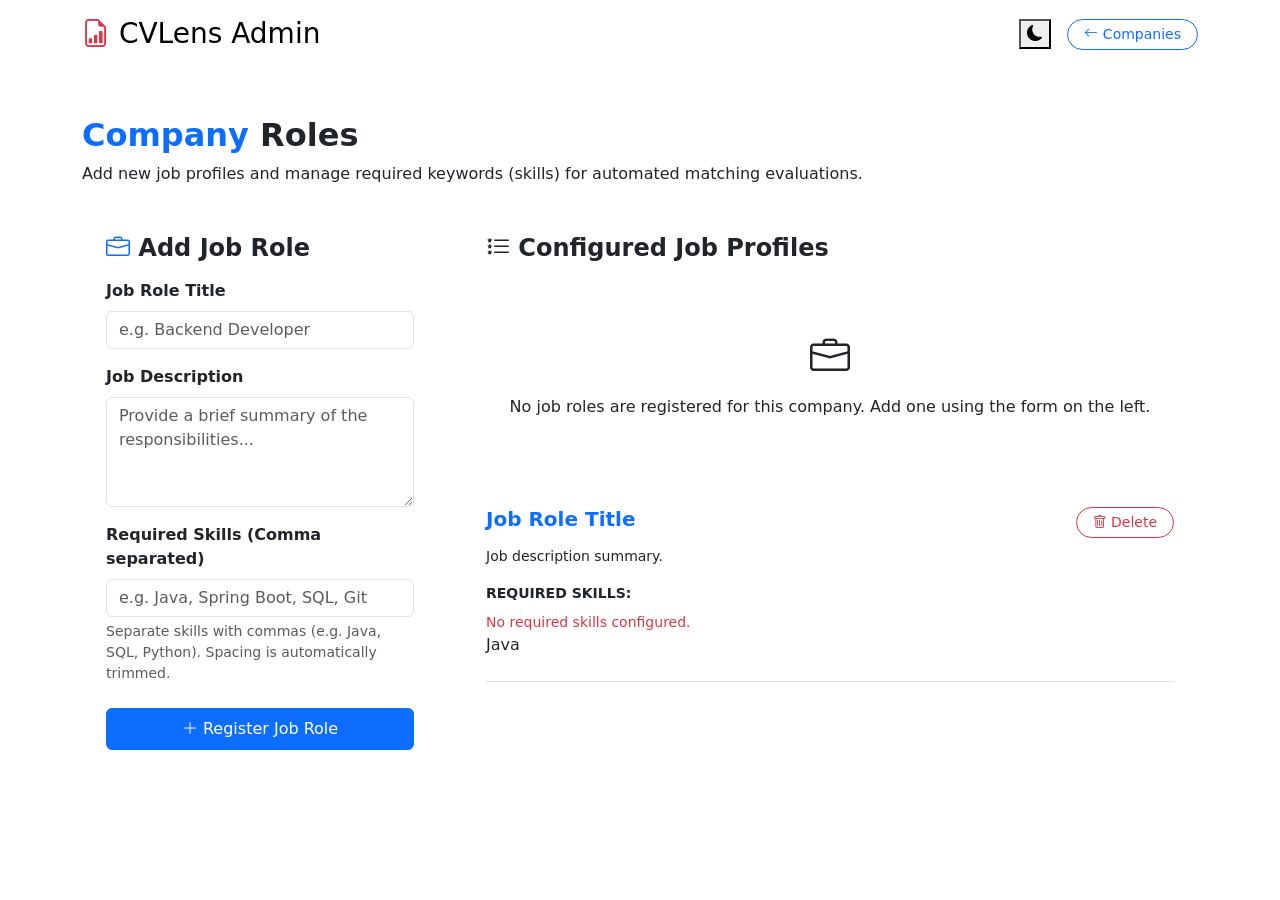
<file: src/main/resources/templates/admin/roles.html>
<!DOCTYPE html>
<html xmlns:th="http://www.thymeleaf.org">
<head>
    <meta charset="UTF-8">
    <meta name="viewport" content="width=device-width, initial-scale=1.0">
    <title>Manage Roles - CVLens</title>
    <!-- Bootstrap CSS -->
    <link href="https://cdn.jsdelivr.net/npm/bootstrap@5.3.3/dist/css/bootstrap.min.css" rel="stylesheet">
    <!-- Bootstrap Icons -->
    <link rel="stylesheet" href="https://cdn.jsdelivr.net/npm/bootstrap-icons@1.11.3/font/bootstrap-icons.min.css">
    <!-- Custom CSS -->
    <link rel="stylesheet" th:href="@{/css/style.css}">
</head>
<body>

<!-- Navbar -->
<nav class="navbar navbar-expand-lg custom-navbar sticky-top">
    <div class="container">
        <a class="navbar-brand fs-3" th:href="@{/admin/dashboard}"><i class="bi bi-file-earmark-bar-graph text-danger"></i> CVLens Admin</a>
        <div class="ms-auto d-flex align-items-center">
            <button id="theme-toggle" class="theme-toggle-btn me-3" title="Toggle Theme">
                <i id="theme-icon" class="bi bi-moon-fill"></i>
            </button>
            <a th:href="@{/admin/companies}" class="btn btn-outline-primary btn-sm px-3 rounded-pill">
                <i class="bi bi-arrow-left"></i> Companies
            </a>
        </div>
    </div>
</nav>

<div class="container my-5 animate-fade-in">
    <div class="mb-4">
        <h2 class="fw-bold"><span class="text-primary" th:text="${company.name}">Company</span> Roles</h2>
        <p class="text-custom-muted">Add new job profiles and manage required keywords (skills) for automated matching evaluations.</p>
    </div>

    <div class="row g-4">
        <!-- Add Role Form -->
        <div class="col-lg-4">
            <div class="glass-card p-4">
                <h4 class="fw-bold mb-3"><i class="bi bi-briefcase text-primary"></i> Add Job Role</h4>
                <form th:action="@{'/admin/companies/' + ${company.id} + '/roles/add'}" th:object="${newRole}" method="POST">
                    <div class="mb-3">
                        <label for="jobRole" class="form-label fw-semibold">Job Role Title</label>
                        <input type="text" id="jobRole" th:field="*{jobRole}" class="form-control" placeholder="e.g. Backend Developer" required>
                    </div>
                    
                    <div class="mb-3">
                        <label for="description" class="form-label fw-semibold">Job Description</label>
                        <textarea id="description" th:field="*{description}" rows="4" class="form-control" placeholder="Provide a brief summary of the responsibilities..." required></textarea>
                    </div>

                    <div class="mb-4">
                        <label for="skillsList" class="form-label fw-semibold">Required Skills (Comma separated)</label>
                        <input type="text" id="skillsList" name="skillsList" class="form-control" placeholder="e.g. Java, Spring Boot, SQL, Git" required>
                        <div class="form-text small text-custom-muted">Separate skills with commas (e.g. Java, SQL, Python). Spacing is automatically trimmed.</div>
                    </div>

                    <button type="submit" class="btn btn-primary w-100 py-2">
                        <i class="bi bi-plus-lg"></i> Register Job Role
                    </button>
                </form>
            </div>
        </div>

        <!-- Roles List -->
        <div class="col-lg-8">
            <div class="custom-card p-4">
                <h4 class="fw-bold mb-3"><i class="bi bi-list-stars text-indigo"></i> Configured Job Profiles</h4>
                
                <div th:if="${roles.empty}" class="text-center py-5">
                    <i class="bi bi-briefcase fs-1 text-custom-muted"></i>
                    <p class="mt-2 text-custom-muted">No job roles are registered for this company. Add one using the form on the left.</p>
                </div>

                <div th:if="${!roles.empty}" class="list-group list-group-flush">
                    <div th:each="role : ${roles}" class="list-group-item custom-list-item px-0 py-4 border-0 border-bottom">
                        <div class="d-flex justify-content-between align-items-start mb-2">
                            <h5 class="fw-bold mb-0 text-primary" th:text="${role.jobRole}">Job Role Title</h5>
                            <a th:href="@{'/admin/companies/' + ${company.id} + '/roles/delete/' + ${role.id}}" 
                               class="btn btn-outline-danger btn-sm rounded-pill px-3"
                               onclick="return confirm('Are you sure you want to delete this job role? It will clear associated skills and reports.');">
                                <i class="bi bi-trash"></i> Delete
                            </a>
                        </div>
                        
                        <p class="text-custom-muted small text-wrap mb-3" style="white-space: pre-line;" th:text="${role.description}">
                            Job description summary.
                        </p>
                        
                        <div>
                            <span class="d-block text-custom-muted small fw-semibold text-uppercase mb-2">Required Skills:</span>
                            <div th:if="${role.skills.empty}" class="text-danger small">No required skills configured.</div>
                            <div th:if="${!role.skills.empty}">
                                <span th:each="skill : ${role.skills}" class="skill-tag skill-tag-default" th:text="${skill.name}">Java</span>
                            </div>
                        </div>
                    </div>
                </div>
            </div>
        </div>
    </div>
</div>

<!-- Theme toggle JS -->
<script th:src="@{/js/theme.js}"></script>
<!-- Bootstrap Bundle JS -->
<script src="https://cdn.jsdelivr.net/npm/bootstrap@5.3.3/dist/js/bootstrap.bundle.min.js"></script>
</body>
</html>
</file>
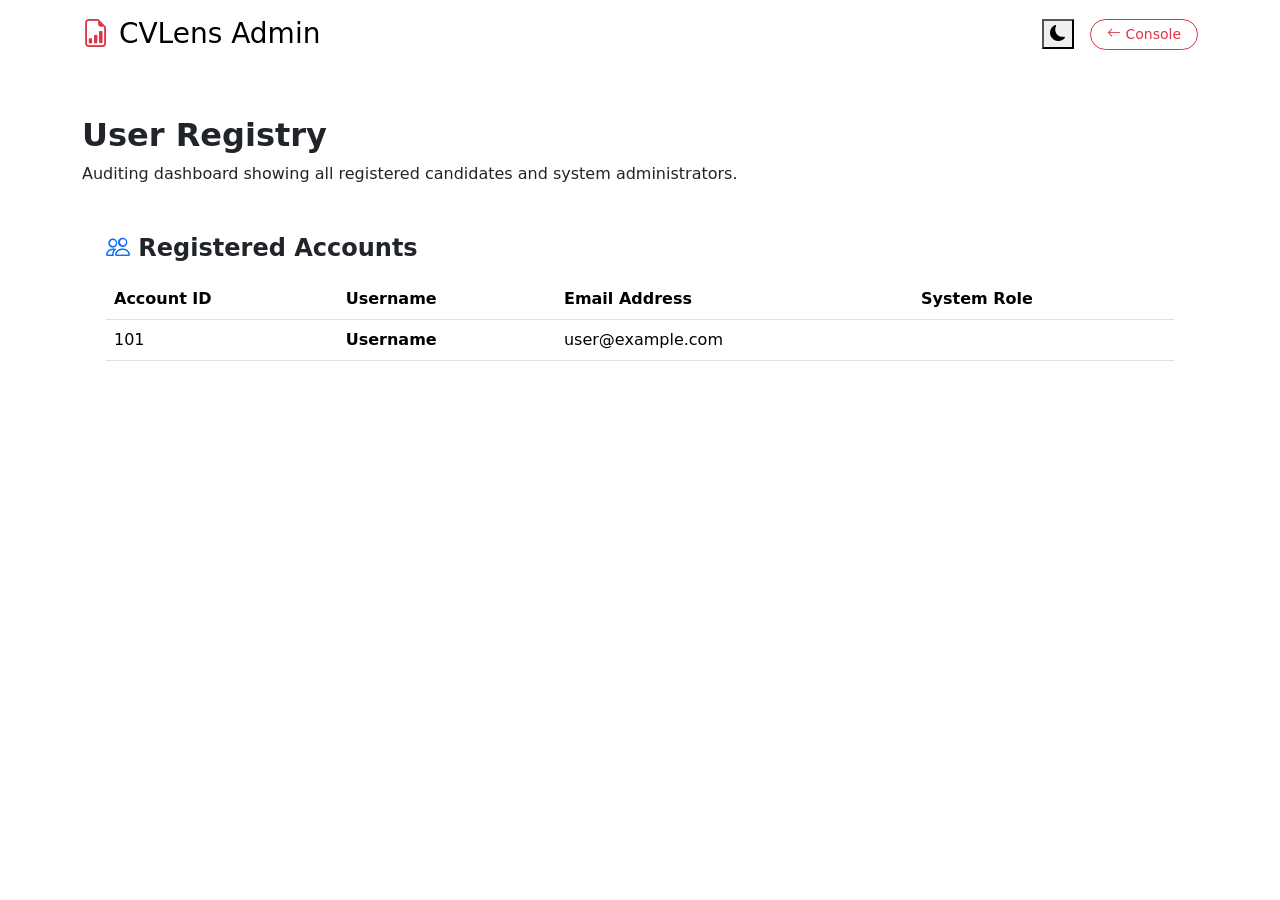
<file: src/main/resources/templates/admin/users.html>
<!DOCTYPE html>
<html xmlns:th="http://www.thymeleaf.org">
<head>
    <meta charset="UTF-8">
    <meta name="viewport" content="width=device-width, initial-scale=1.0">
    <title>Users Registry - CVLens</title>
    <!-- Bootstrap CSS -->
    <link href="https://cdn.jsdelivr.net/npm/bootstrap@5.3.3/dist/css/bootstrap.min.css" rel="stylesheet">
    <!-- Bootstrap Icons -->
    <link rel="stylesheet" href="https://cdn.jsdelivr.net/npm/bootstrap-icons@1.11.3/font/bootstrap-icons.min.css">
    <!-- Custom CSS -->
    <link rel="stylesheet" th:href="@{/css/style.css}">
</head>
<body>

<!-- Navbar -->
<nav class="navbar navbar-expand-lg custom-navbar sticky-top">
    <div class="container">
        <a class="navbar-brand fs-3" th:href="@{/admin/dashboard}"><i class="bi bi-file-earmark-bar-graph text-danger"></i> CVLens Admin</a>
        <div class="ms-auto d-flex align-items-center">
            <button id="theme-toggle" class="theme-toggle-btn me-3" title="Toggle Theme">
                <i id="theme-icon" class="bi bi-moon-fill"></i>
            </button>
            <a th:href="@{/admin/dashboard}" class="btn btn-outline-danger btn-sm px-3 rounded-pill">
                <i class="bi bi-arrow-left"></i> Console
            </a>
        </div>
    </div>
</nav>

<div class="container my-5 animate-fade-in">
    <div class="mb-4">
        <h2 class="fw-bold">User Registry</h2>
        <p class="text-custom-muted">Auditing dashboard showing all registered candidates and system administrators.</p>
    </div>

    <div class="custom-card p-4">
        <h4 class="fw-bold mb-3"><i class="bi bi-people text-primary"></i> Registered Accounts</h4>
        
        <div class="table-responsive mt-3">
            <table class="table custom-table align-middle">
                <thead>
                    <tr>
                        <th>Account ID</th>
                        <th>Username</th>
                        <th>Email Address</th>
                        <th>System Role</th>
                    </tr>
                </thead>
                <tbody>
                    <tr th:each="user : ${users}">
                        <td th:text="${user.id}">101</td>
                        <td>
                            <strong th:text="${user.username}">Username</strong>
                        </td>
                        <td th:text="${user.email}">user@example.com</td>
                        <td>
                            <span class="badge py-1 px-3 rounded-pill text-white" 
                                  th:classappend="${user.role == 'ROLE_ADMIN' ? 'bg-danger' : 'bg-primary'}"
                                  th:text="${user.role}">
                                ROLE_USER
                            </span>
                        </td>
                    </tr>
                </tbody>
            </table>
        </div>
    </div>
</div>

<!-- Theme toggle JS -->
<script th:src="@{/js/theme.js}"></script>
<!-- Bootstrap Bundle JS -->
<script src="https://cdn.jsdelivr.net/npm/bootstrap@5.3.3/dist/js/bootstrap.bundle.min.js"></script>
</body>
</html>
</file>
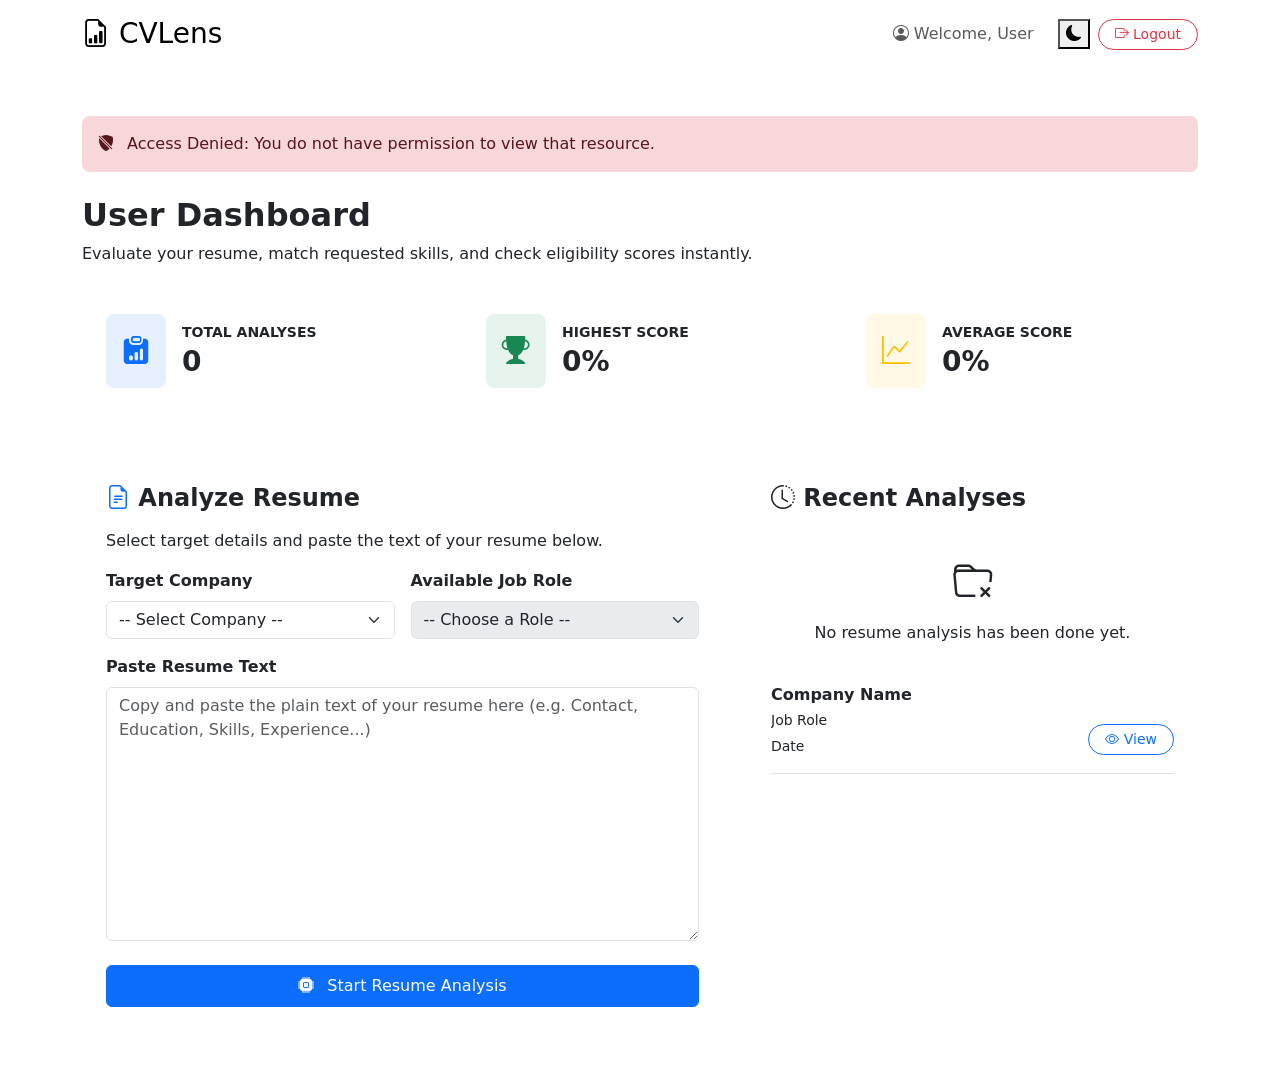
<file: src/main/resources/templates/user/dashboard.html>
<!DOCTYPE html>
<html xmlns:th="http://www.thymeleaf.org">
<head>
    <meta charset="UTF-8">
    <meta name="viewport" content="width=device-width, initial-scale=1.0">
    <title>User Dashboard - CVLens</title>
    <!-- Bootstrap CSS -->
    <link href="https://cdn.jsdelivr.net/npm/bootstrap@5.3.3/dist/css/bootstrap.min.css" rel="stylesheet">
    <!-- Bootstrap Icons -->
    <link rel="stylesheet" href="https://cdn.jsdelivr.net/npm/bootstrap-icons@1.11.3/font/bootstrap-icons.min.css">
    <!-- Custom CSS -->
    <link rel="stylesheet" th:href="@{/css/style.css}">
</head>
<body>

<!-- Navbar -->
<nav class="navbar navbar-expand-lg custom-navbar sticky-top">
    <div class="container">
        <a class="navbar-brand fs-3" href="#"><i class="bi bi-file-earmark-bar-graph"></i> CVLens</a>
        <button class="navbar-toggler" type="button" data-bs-toggle="collapse" data-bs-target="#navbarNav">
            <span class="navbar-toggler-icon"></span>
        </button>
        <div class="collapse navbar-collapse" id="navbarNav">
            <ul class="navbar-nav ms-auto align-items-center">
                <li class="nav-item">
                    <span class="nav-link text-custom-muted me-3"><i class="bi bi-person-circle"></i> Welcome, <span th:text="${user.username}">User</span></span>
                </li>
                <li class="nav-item me-2">
                    <button id="theme-toggle" class="theme-toggle-btn" title="Toggle Theme">
                        <i id="theme-icon" class="bi bi-moon-fill"></i>
                    </button>
                </li>
                <li class="nav-item">
                    <form th:action="@{/logout}" method="POST" class="d-inline">
                        <button type="submit" class="btn btn-outline-danger btn-sm px-3 rounded-pill">
                            <i class="bi bi-box-arrow-right"></i> Logout
                        </button>
                    </form>
                </li>
            </ul>
        </div>
    </div>
</nav>

<div class="container my-5 animate-fade-in">
    <!-- Unauthorized access alert -->
    <div th:if="${param.error}" class="alert alert-danger border-0 rounded-3 mb-4" role="alert">
        <i class="bi bi-shield-slash-fill me-2"></i> Access Denied: You do not have permission to view that resource.
    </div>

    <!-- Welcome Header -->
    <div class="mb-4">
        <h2 class="fw-bold">User Dashboard</h2>
        <p class="text-custom-muted">Evaluate your resume, match requested skills, and check eligibility scores instantly.</p>
    </div>

    <!-- Metrics Cards Grid -->
    <div class="row g-4 mb-5">
        <div class="col-md-4">
            <div class="custom-card p-4 d-flex align-items-center">
                <div class="rounded-3 p-3 bg-primary bg-opacity-10 text-primary me-3 fs-3">
                    <i class="bi bi-clipboard-data-fill"></i>
                </div>
                <div>
                    <h6 class="text-custom-muted mb-1 text-uppercase fw-semibold small">Total Analyses</h6>
                    <h3 class="fw-bold mb-0" th:text="${totalAnalyses}">0</h3>
                </div>
            </div>
        </div>
        <div class="col-md-4">
            <div class="custom-card p-4 d-flex align-items-center">
                <div class="rounded-3 p-3 bg-success bg-opacity-10 text-success me-3 fs-3">
                    <i class="bi bi-trophy-fill"></i>
                </div>
                <div>
                    <h6 class="text-custom-muted mb-1 text-uppercase fw-semibold small">Highest Score</h6>
                    <h3 class="fw-bold mb-0" th:text="${highestScore + '%'}">0%</h3>
                </div>
            </div>
        </div>
        <div class="col-md-4">
            <div class="custom-card p-4 d-flex align-items-center">
                <div class="rounded-3 p-3 bg-warning bg-opacity-10 text-warning me-3 fs-3">
                    <i class="bi bi-graph-up"></i>
                </div>
                <div>
                    <h6 class="text-custom-muted mb-1 text-uppercase fw-semibold small">Average Score</h6>
                    <h3 class="fw-bold mb-0" th:text="${averageScore + '%'}">0%</h3>
                </div>
            </div>
        </div>
    </div>

    <!-- Analyze Section -->
    <div class="row g-4">
        <!-- New Analysis Form -->
        <div class="col-lg-7">
            <div class="glass-card p-4 h-100">
                <h4 class="fw-bold mb-3"><i class="bi bi-file-earmark-text text-primary"></i> Analyze Resume</h4>
                <p class="text-custom-muted">Select target details and paste the text of your resume below.</p>
                
                <form th:action="@{/user/analyze}" method="POST">
                    <div class="row g-3 mb-3">
                        <div class="col-md-6">
                            <label for="companySelect" class="form-label fw-semibold">Target Company</label>
                            <select id="companySelect" name="companyId" class="form-select" required>
                                <option value="">-- Select Company --</option>
                                <option th:each="company : ${companies}" th:value="${company.id}" th:text="${company.name}"></option>
                            </select>
                        </div>
                        <div class="col-md-6">
                            <label for="jobDescriptionSelect" class="form-label fw-semibold">Available Job Role</label>
                            <select id="jobDescriptionSelect" name="jobDescriptionId" class="form-select" required disabled>
                                <option value="">-- Choose a Role --</option>
                            </select>
                        </div>
                    </div>

                    <div class="mb-4">
                        <label for="resumeText" class="form-label fw-semibold">Paste Resume Text</label>
                        <textarea id="resumeText" name="resumeText" rows="10" class="form-control" placeholder="Copy and paste the plain text of your resume here (e.g. Contact, Education, Skills, Experience...)" required></textarea>
                    </div>

                    <button type="submit" class="btn btn-primary w-100 py-2">
                        <i class="bi bi-cpu-fill me-2"></i> Start Resume Analysis
                    </button>
                </form>
            </div>
        </div>

        <!-- Previous History List -->
        <div class="col-lg-5">
            <div class="custom-card p-4 h-100 d-flex flex-column">
                <h4 class="fw-bold mb-3"><i class="bi bi-clock-history text-indigo"></i> Recent Analyses</h4>
                
                <div th:if="${recentAnalyses.empty}" class="text-center my-auto p-4">
                    <i class="bi bi-folder-x fs-1 text-custom-muted"></i>
                    <p class="mt-2 text-custom-muted mb-0">No resume analysis has been done yet.</p>
                </div>

                <div th:if="${!recentAnalyses.empty}" class="list-group list-group-flush flex-grow-1 overflow-auto" style="max-height: 420px;">
                    <div th:each="report : ${recentAnalyses}" class="list-group-item custom-list-item px-0 py-3 d-flex justify-content-between align-items-center border-0 border-bottom">
                        <div>
                            <h6 class="fw-bold mb-1" th:text="${report.company.name}">Company Name</h6>
                            <span class="small text-custom-muted" th:text="${report.jobDescription.jobRole}">Job Role</span>
                            <div class="small text-custom-muted mt-1" th:text="${#temporals.format(report.analyzedAt, 'dd MMM yyyy, hh:mm a')}">Date</div>
                        </div>
                        <div class="text-end">
                            <span class="badge py-2 px-3 rounded-pill mb-2 d-inline-block text-white" 
                                  th:classappend="${report.score >= 90 ? 'score-excellent' : (report.score >= 75 ? 'score-good' : (report.score >= 50 ? 'score-average' : 'score-needs-improvement'))}"
                                  th:text="${report.score + '%'}">
                                0%
                            </span>
                            <div>
                                <a th:href="@{'/user/report/' + ${report.id}}" class="btn btn-outline-primary btn-sm rounded-pill px-3">
                                    <i class="bi bi-eye"></i> View
                                </a>
                            </div>
                        </div>
                    </div>
                </div>
            </div>
        </div>
    </div>
</div>

<!-- Theme persistence and toggling JS -->
<script th:src="@{/js/theme.js}"></script>
<!-- Dynamic dropdown JS -->
<script>
    document.getElementById("companySelect").addEventListener("change", function() {
        const companyId = this.value;
        const roleSelect = document.getElementById("jobDescriptionSelect");
        
        // Reset and lock roles dropdown
        roleSelect.innerHTML = '<option value="">-- Choose a Role --</option>';
        roleSelect.disabled = true;
        
        if (companyId) {
            fetch('/api/companies/' + companyId + '/roles')
                .then(response => {
                    if (!response.ok) throw new Error("HTTP error " + response.status);
                    return response.json();
                })
                .then(roles => {
                    roles.forEach(role => {
                        const option = document.createElement("option");
                        option.value = role.id;
                        option.textContent = role.jobRole;
                        roleSelect.appendChild(option);
                    });
                    if (roles.length > 0) {
                        roleSelect.disabled = false;
                    }
                })
                .catch(err => console.error("Error loading job roles:", err));
        }
    });
</script>
<!-- Bootstrap Bundle JS -->
<script src="https://cdn.jsdelivr.net/npm/bootstrap@5.3.3/dist/js/bootstrap.bundle.min.js"></script>
</body>
</html>
</file>
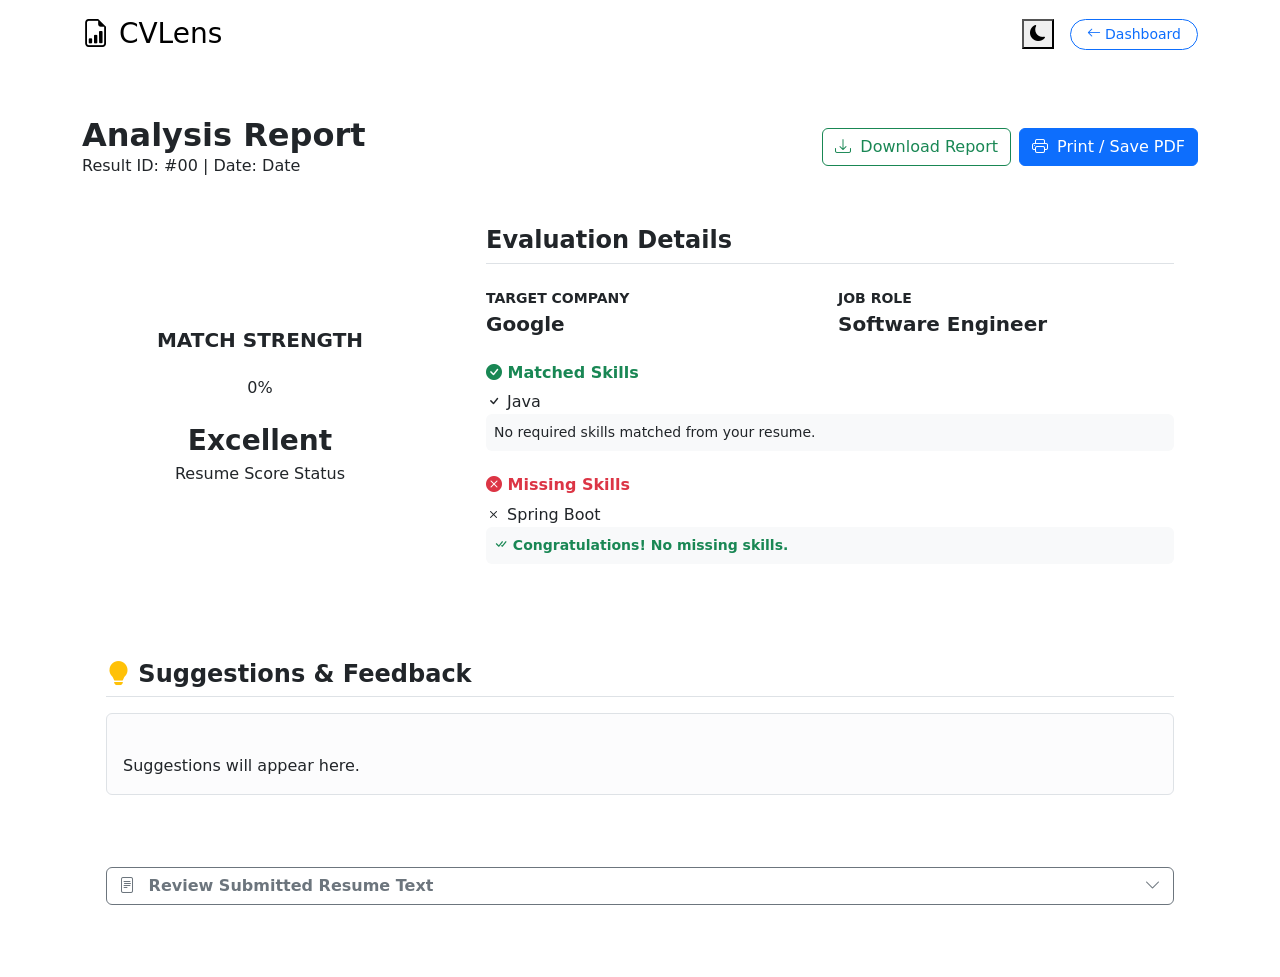
<file: src/main/resources/templates/user/report.html>
<!DOCTYPE html>
<html xmlns:th="http://www.thymeleaf.org">
<head>
    <meta charset="UTF-8">
    <meta name="viewport" content="width=device-width, initial-scale=1.0">
    <title>Analysis Report - CVLens</title>
    <!-- Bootstrap CSS -->
    <link href="https://cdn.jsdelivr.net/npm/bootstrap@5.3.3/dist/css/bootstrap.min.css" rel="stylesheet">
    <!-- Bootstrap Icons -->
    <link rel="stylesheet" href="https://cdn.jsdelivr.net/npm/bootstrap-icons@1.11.3/font/bootstrap-icons.min.css">
    <!-- Custom CSS -->
    <link rel="stylesheet" th:href="@{/css/style.css}">
</head>
<body>

<!-- Navbar -->
<nav class="navbar navbar-expand-lg custom-navbar sticky-top no-print">
    <div class="container">
        <a class="navbar-brand fs-3" href="#"><i class="bi bi-file-earmark-bar-graph"></i> CVLens</a>
        <div class="ms-auto d-flex align-items-center">
            <button id="theme-toggle" class="theme-toggle-btn me-3" title="Toggle Theme">
                <i id="theme-icon" class="bi bi-moon-fill"></i>
            </button>
            <a th:href="@{/user/dashboard}" class="btn btn-outline-primary btn-sm px-3 rounded-pill">
                <i class="bi bi-arrow-left"></i> Dashboard
            </a>
        </div>
    </div>
</nav>

<div class="container my-5 animate-fade-in">
    <!-- Action Header -->
    <div class="d-flex justify-content-between align-items-center mb-4 no-print">
        <div>
            <h2 class="fw-bold mb-0">Analysis Report</h2>
            <p class="text-custom-muted mb-0">Result ID: #<span th:text="${report.id}">00</span> | Date: <span th:text="${#temporals.format(report.analyzedAt, 'dd MMM yyyy, hh:mm a')}">Date</span></p>
        </div>
        <div class="d-flex gap-2">
            <a th:href="@{'/user/report/' + ${report.id} + '/download'}" class="btn btn-outline-success">
                <i class="bi bi-download me-1"></i> Download Report
            </a>
            <button onclick="window.print()" class="btn btn-primary">
                <i class="bi bi-printer me-1"></i> Print / Save PDF
            </button>
        </div>
    </div>

    <!-- Printable Header (Only shown during print) -->
    <div class="d-none d-print-block text-center border-bottom pb-4 mb-5">
        <h1 class="fw-bold text-primary">CVLens Analysis Report</h1>
        <p class="text-muted mb-0">Candidate Username: <span th:text="${report.resume.user.username}">user</span> | Date: <span th:text="${#temporals.format(report.analyzedAt, 'dd MMM yyyy, hh:mm a')}">Date</span></p>
    </div>

    <div class="row g-4">
        <!-- Score Circular Panel -->
        <div class="col-lg-4">
            <div class="glass-card p-5 text-center h-100 d-flex flex-column justify-content-center">
                <h5 class="fw-bold text-custom-muted text-uppercase mb-4">Match Strength</h5>
                
                <!-- Large circular score badge -->
                <div class="score-badge mb-4" 
                     th:classappend="${report.score >= 90 ? 'score-excellent' : (report.score >= 75 ? 'score-good' : (report.score >= 50 ? 'score-average' : 'score-needs-improvement'))}">
                    <span th:text="${report.score + '%'}">0%</span>
                </div>
                
                <h3 class="fw-bold mb-1" th:text="${report.status}">Excellent</h3>
                <p class="text-custom-muted mb-0">Resume Score Status</p>
            </div>
        </div>

        <!-- Target details and match tables -->
        <div class="col-lg-8">
            <div class="custom-card p-4 h-100">
                <h4 class="fw-bold mb-4 border-bottom pb-2">Evaluation Details</h4>
                
                <div class="row g-3 mb-4">
                    <div class="col-sm-6">
                        <span class="text-custom-muted small uppercase d-block fw-semibold text-uppercase">Target Company</span>
                        <strong class="fs-5" th:text="${report.company.name}">Google</strong>
                    </div>
                    <div class="col-sm-6">
                        <span class="text-custom-muted small uppercase d-block fw-semibold text-uppercase">Job Role</span>
                        <strong class="fs-5" th:text="${report.jobDescription.jobRole}">Software Engineer</strong>
                    </div>
                </div>

                <!-- Matched Skills -->
                <div class="mb-4">
                    <h6 class="fw-bold text-success mb-2">
                        <i class="bi bi-check-circle-fill"></i> Matched Skills
                    </h6>
                    <div th:if="${not #strings.isEmpty(report.matchedSkills)}">
                        <span th:each="skill : ${#strings.arraySplit(report.matchedSkills, ', ')}" class="skill-tag skill-tag-matched">
                            <i class="bi bi-check"></i> <span th:text="${skill}">Java</span>
                        </span>
                    </div>
                    <div th:if="${#strings.isEmpty(report.matchedSkills)}" class="text-custom-muted small p-2 bg-light rounded">
                        No required skills matched from your resume.
                    </div>
                </div>

                <!-- Missing Skills -->
                <div class="mb-4">
                    <h6 class="fw-bold text-danger mb-2">
                        <i class="bi bi-x-circle-fill"></i> Missing Skills
                    </h6>
                    <div th:if="${not #strings.isEmpty(report.missingSkills)}">
                        <span th:each="skill : ${#strings.arraySplit(report.missingSkills, ', ')}" class="skill-tag skill-tag-missing">
                            <i class="bi bi-x"></i> <span th:text="${skill}">Spring Boot</span>
                        </span>
                    </div>
                    <div th:if="${#strings.isEmpty(report.missingSkills)}" class="text-custom-muted small p-2 bg-light rounded text-success fw-semibold">
                        <i class="bi bi-check-all"></i> Congratulations! No missing skills.
                    </div>
                </div>
            </div>
        </div>

        <!-- Suggestions and Resume Text Details -->
        <div class="col-12">
            <div class="custom-card p-4">
                <h4 class="fw-bold mb-3 border-bottom pb-2"><i class="bi bi-lightbulb-fill text-warning"></i> Suggestions & Feedback</h4>
                <div class="p-3 bg-light-subtle rounded border text-custom-muted" style="white-space: pre-line;" th:text="${report.suggestions}">
                    Suggestions will appear here.
                </div>
            </div>
        </div>

        <!-- Raw Paste Review (Only shown in detail view, collapsed by default) -->
        <div class="col-12 no-print">
            <div class="custom-card p-4">
                <button class="btn btn-outline-secondary w-100 d-flex justify-content-between align-items-center" type="button" data-bs-toggle="collapse" data-bs-target="#collapseResumeText">
                    <span class="fw-bold"><i class="bi bi-file-text me-2"></i> Review Submitted Resume Text</span>
                    <i class="bi bi-chevron-down"></i>
                </button>
                <div class="collapse mt-3" id="collapseResumeText">
                    <div class="card card-body bg-light-subtle font-monospace text-wrap text-custom-muted" style="white-space: pre-wrap; font-size: 0.9rem;" th:text="${report.resume.content}">
                        Raw Resume Text
                    </div>
                </div>
            </div>
        </div>
    </div>
</div>

<!-- Theme toggle script -->
<script th:src="@{/js/theme.js}"></script>
<!-- Bootstrap Bundle JS -->
<script src="https://cdn.jsdelivr.net/npm/bootstrap@5.3.3/dist/js/bootstrap.bundle.min.js"></script>
</body>
</html>
</file>
